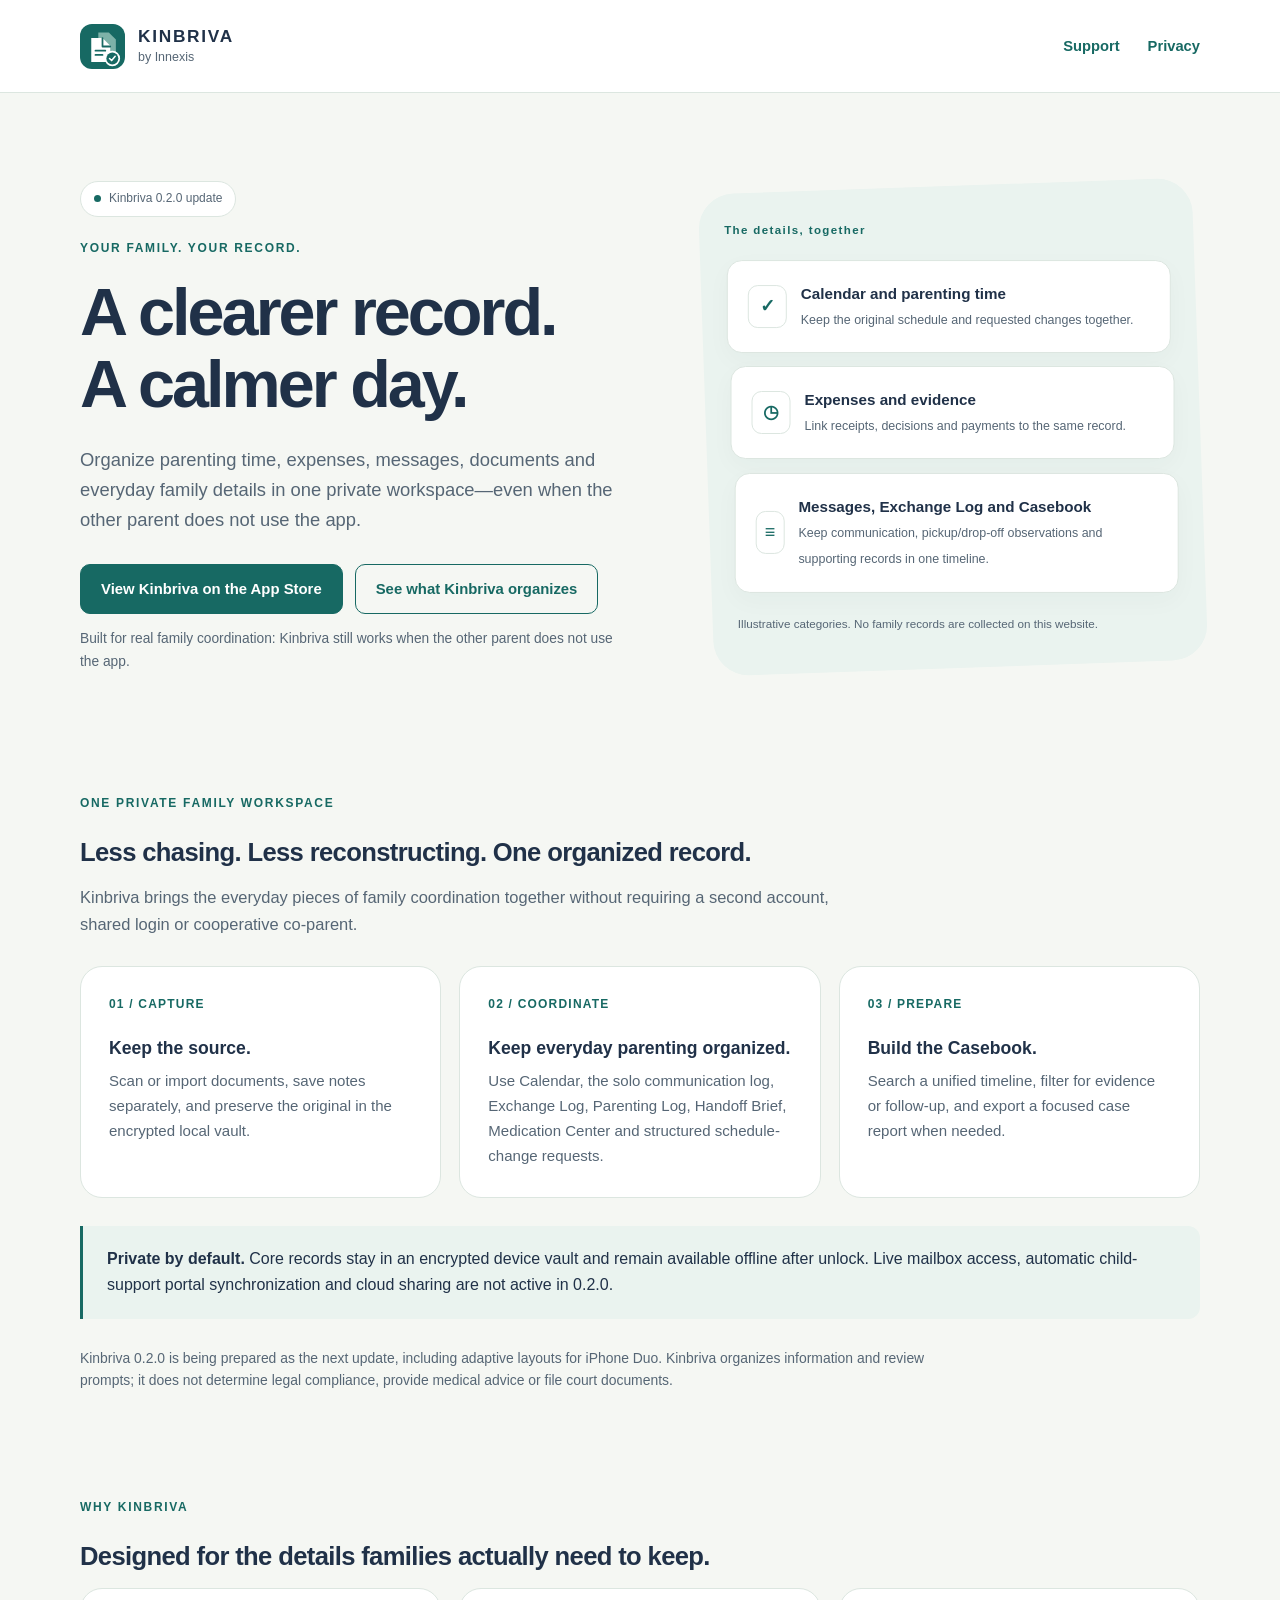
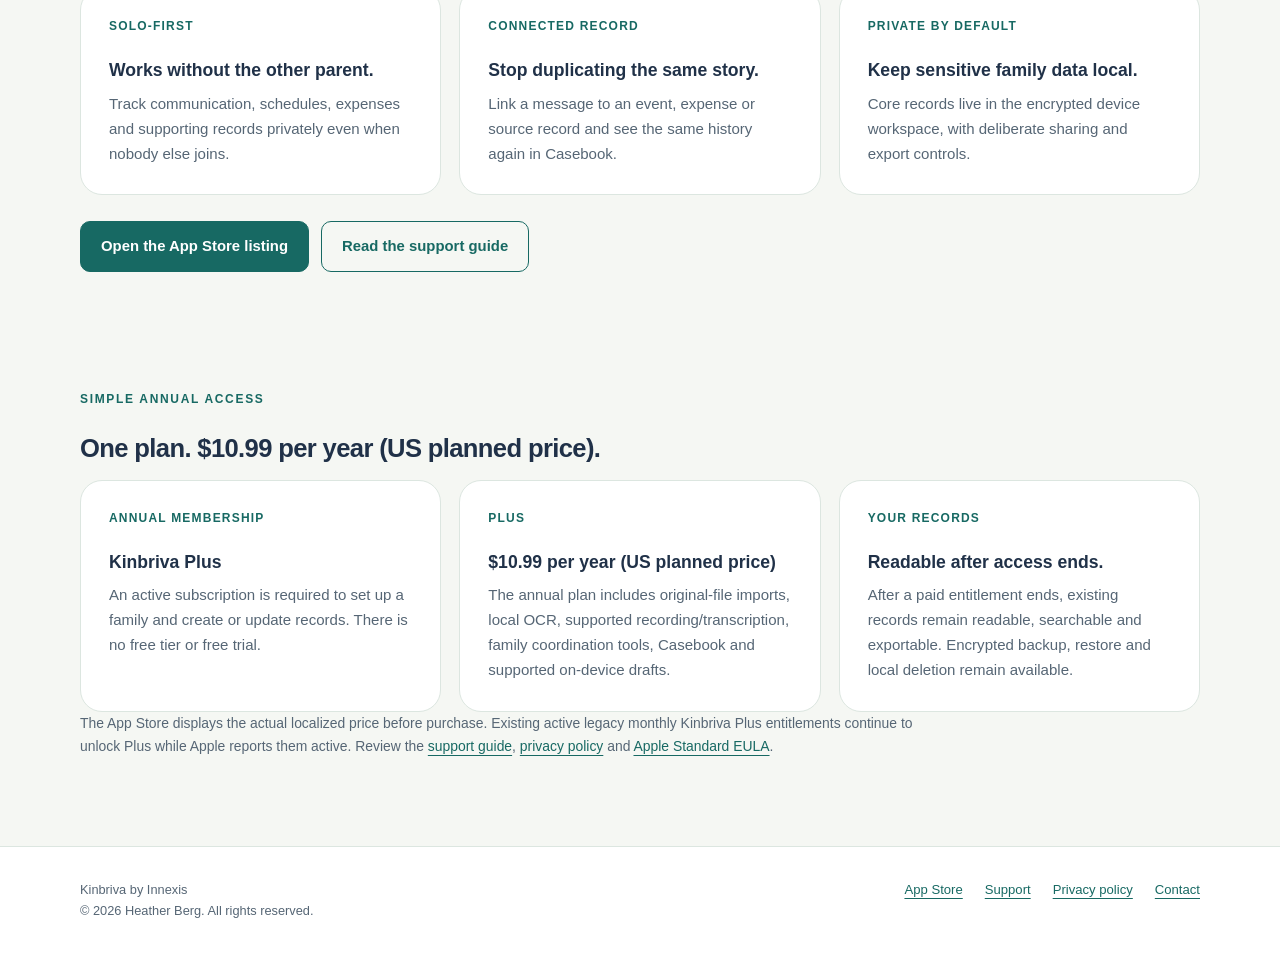
<file: index.html>
<!doctype html>
<html lang="en"><head><meta charset="utf-8"><meta http-equiv="Content-Security-Policy" content="default-src 'none'; style-src 'self'; img-src 'self'; font-src 'self'; base-uri 'none'; form-action 'none'; upgrade-insecure-requests"><meta name="viewport" content="width=device-width,initial-scale=1"><meta name="robots" content="index,follow,max-image-preview:large"><meta name="apple-itunes-app" content="app-id=6827794215"><meta name="description" content="Kinbriva is a private family record and co-parenting organizer for parenting time, communication, expenses, documents, exchange logs and case-ready exports—even when the other parent never joins."><meta property="og:title" content="Kinbriva · Your family record, your way"><meta property="og:description" content="Organize parenting time, messages, expenses, documents and evidence in one private iPhone and iPad workspace—even when the other parent never joins."><meta property="og:type" content="website"><meta property="og:url" content="https://hlberg1219.github.io/kinbriva-support/"><meta property="og:image" content="https://hlberg1219.github.io/kinbriva-support/app-icon.png"><meta name="twitter:card" content="summary"><meta name="twitter:title" content="Kinbriva · Your family record, your way"><meta name="twitter:description" content="Private family organization, communication records, parenting time, expenses and evidence in one place."><link rel="canonical" href="https://hlberg1219.github.io/kinbriva-support/"><meta name="theme-color" content="#176963"><title>Kinbriva by Innexis · A clearer family record</title><link rel="icon" href="brand.svg" type="image/svg+xml"><link rel="stylesheet" href="styles.css"></head>
<body><a class="skip" href="#main">Skip to content</a><header class="site-header"><div class="wrap header-inner"><a class="brand" href="./" aria-label="Kinbriva home"><img class="brand-icon" src="brand.svg" alt="" width="45" height="45"><span><strong>KINBRIVA</strong><small>by Innexis</small></span></a><nav class="site-nav" aria-label="Main"><a href="support/">Support</a><a href="privacy/">Privacy</a></nav></div></header>
<main id="main"><div class="wrap"><section class="hero" aria-labelledby="hero-title"><div><span class="pill">Kinbriva 0.2.0 update</span><p class="eyebrow">Your family. Your record.</p><h1 id="hero-title">A clearer record.<br>A calmer day.</h1><p class="intro">Organize parenting time, expenses, messages, documents and everyday family details in one private workspace—even when the other parent does not use the app.</p><div class="actions"><a class="button primary" href="https://apps.apple.com/app/id6827794215" rel="noopener">View Kinbriva on the App Store</a><a class="button secondary" href="#features">See what Kinbriva organizes</a></div><p class="cta-note">Built for real family coordination: Kinbriva still works when the other parent does not use the app.</p></div><div class="record-stack" aria-label="Illustrative record categories"><p class="record-stack-label">The details, together</p><div class="sample-record"><span class="badge" aria-hidden="true">✓</span><span><strong>Calendar and parenting time</strong><small>Keep the original schedule and requested changes together.</small></span></div><div class="sample-record"><span class="badge" aria-hidden="true">◷</span><span><strong>Expenses and evidence</strong><small>Link receipts, decisions and payments to the same record.</small></span></div><div class="sample-record"><span class="badge" aria-hidden="true">≡</span><span><strong>Messages, Exchange Log and Casebook</strong><small>Keep communication, pickup/drop-off observations and supporting records in one timeline.</small></span></div><p class="sample-note">Illustrative categories. No family records are collected on this website.</p></div></section>
<section class="section" aria-labelledby="features"><p class="eyebrow section-label">One private family workspace</p><h2 id="features">Less chasing. Less reconstructing. One organized record.</h2><p class="section-intro">Kinbriva brings the everyday pieces of family coordination together without requiring a second account, shared login or cooperative co-parent.</p><div class="feature-grid"><article class="card"><span class="number">01 / CAPTURE</span><h3>Keep the source.</h3><p>Scan or import documents, save notes separately, and preserve the original in the encrypted local vault.</p></article><article class="card"><span class="number">02 / COORDINATE</span><h3>Keep everyday parenting organized.</h3><p>Use Calendar, the solo communication log, Exchange Log, Parenting Log, Handoff Brief, Medication Center and structured schedule-change requests.</p></article><article class="card"><span class="number">03 / PREPARE</span><h3>Build the Casebook.</h3><p>Search a unified timeline, filter for evidence or follow-up, and export a focused case report when needed.</p></article></div><div class="notice"><p><strong>Private by default.</strong> Core records stay in an encrypted device vault and remain available offline after unlock. Live mailbox access, automatic child-support portal synchronization and cloud sharing are not active in 0.2.0.</p></div><p class="status-text">Kinbriva 0.2.0 is being prepared as the next update, including adaptive layouts for iPhone Duo. Kinbriva organizes information and review prompts; it does not determine legal compliance, provide medical advice or file court documents.</p></section>
<section class="section trust-section" aria-labelledby="why-kinbriva"><p class="eyebrow section-label">Why Kinbriva</p><h2 id="why-kinbriva">Designed for the details families actually need to keep.</h2><div class="feature-grid"><article class="card"><span class="number">SOLO-FIRST</span><h3>Works without the other parent.</h3><p>Track communication, schedules, expenses and supporting records privately even when nobody else joins.</p></article><article class="card"><span class="number">CONNECTED RECORD</span><h3>Stop duplicating the same story.</h3><p>Link a message to an event, expense or source record and see the same history again in Casebook.</p></article><article class="card"><span class="number">PRIVATE BY DEFAULT</span><h3>Keep sensitive family data local.</h3><p>Core records live in the encrypted device workspace, with deliberate sharing and export controls.</p></article></div><div class="actions section-actions"><a class="button primary" href="https://apps.apple.com/app/id6827794215" rel="noopener">Open the App Store listing</a><a class="button secondary" href="support/">Read the support guide</a></div></section>
<section class="section" aria-labelledby="pricing"><p class="eyebrow section-label">Simple annual access</p><h2 id="pricing">One plan. $10.99 per year (US planned price).</h2><div class="feature-grid"><article class="card"><span class="number">ANNUAL MEMBERSHIP</span><h3>Kinbriva Plus</h3><p>An active subscription is required to set up a family and create or update records. There is no free tier or free trial.</p></article><article class="card"><span class="number">PLUS</span><h3>$10.99 per year (US planned price)</h3><p>The annual plan includes original-file imports, local OCR, supported recording/transcription, family coordination tools, Casebook and supported on-device drafts.</p></article><article class="card"><span class="number">YOUR RECORDS</span><h3>Readable after access ends.</h3><p>After a paid entitlement ends, existing records remain readable, searchable and exportable. Encrypted backup, restore and local deletion remain available.</p></article></div><p class="status-text">The App Store displays the actual localized price before purchase. Existing active legacy monthly Kinbriva Plus entitlements continue to unlock Plus while Apple reports them active. Review the <a href="support/">support guide</a>, <a href="privacy/">privacy policy</a> and <a href="https://www.apple.com/legal/internet-services/itunes/dev/stdeula/">Apple Standard EULA</a>.</p></section></div></main>
<footer class="site-footer"><div class="wrap footer-inner"><p>Kinbriva by Innexis<br>© 2026 Heather Berg. All rights reserved.</p><nav class="footer-links" aria-label="Footer"><a href="https://apps.apple.com/app/id6827794215" rel="noopener">App Store</a><a href="support/">Support</a><a href="privacy/">Privacy policy</a><a href="mailto:heather.knapp83@gmail.com?subject=Kinbriva%20support">Contact</a></nav></div></footer></body></html>
</file>
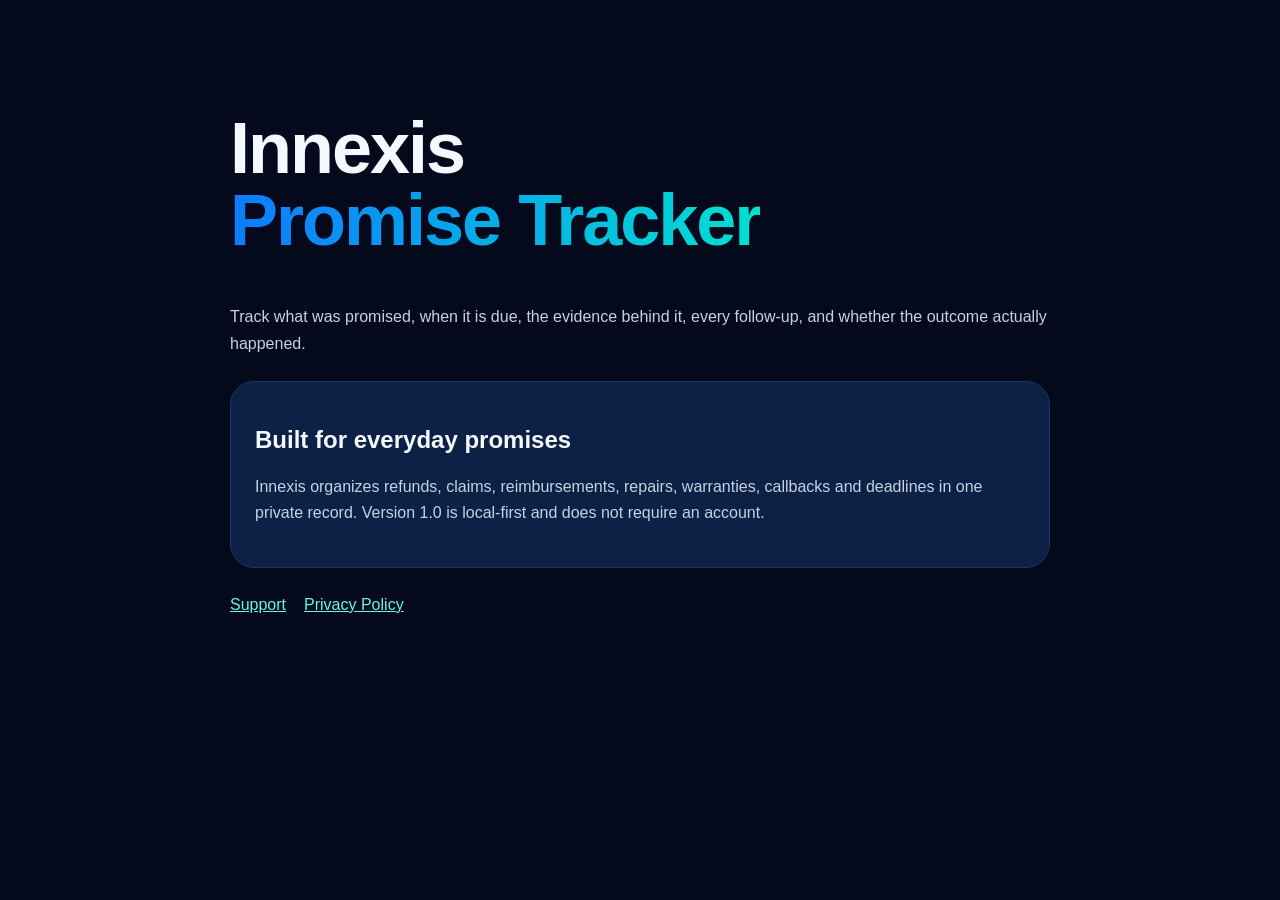
<file: innexis/index.html>
<!doctype html><html lang="en"><head><meta charset="utf-8"><meta name="viewport" content="width=device-width,initial-scale=1"><title>Innexis — Promise Tracker</title><meta name="description" content="Innexis helps track refunds, claims, repairs, reimbursements, deadlines, evidence and verified outcomes."><style>body{margin:0;background:#05091c;color:#f4f8ff;font-family:-apple-system,BlinkMacSystemFont,"Segoe UI",sans-serif}main{max-width:820px;margin:auto;padding:64px 24px}h1{font-size:clamp(42px,8vw,72px);line-height:1;letter-spacing:-2px}.a{background:linear-gradient(90deg,#0d7bff,#00e0d1);-webkit-background-clip:text;color:transparent}.card{background:#0d2146;border:1px solid #173664;border-radius:24px;padding:24px;margin:24px 0}p{color:#c5d2e5;line-height:1.65}a{color:#64f7ea;margin-right:18px}</style><script type="application/ld+json">{"@context":"https://schema.org","@type":"SoftwareApplication","name":"Innexis","applicationCategory":"ProductivityApplication","operatingSystem":"iOS","description":"Track promises, refunds, claims, repairs, reimbursements, deadlines, evidence and verified outcomes."}</script></head><body><main><h1>Innexis<br><span class="a">Promise Tracker</span></h1><p>Track what was promised, when it is due, the evidence behind it, every follow-up, and whether the outcome actually happened.</p><div class="card"><h2>Built for everyday promises</h2><p>Innexis organizes refunds, claims, reimbursements, repairs, warranties, callbacks and deadlines in one private record. Version 1.0 is local-first and does not require an account.</p></div><p><a href="./support/">Support</a><a href="./privacy/">Privacy Policy</a></p></main></body></html>
</file>
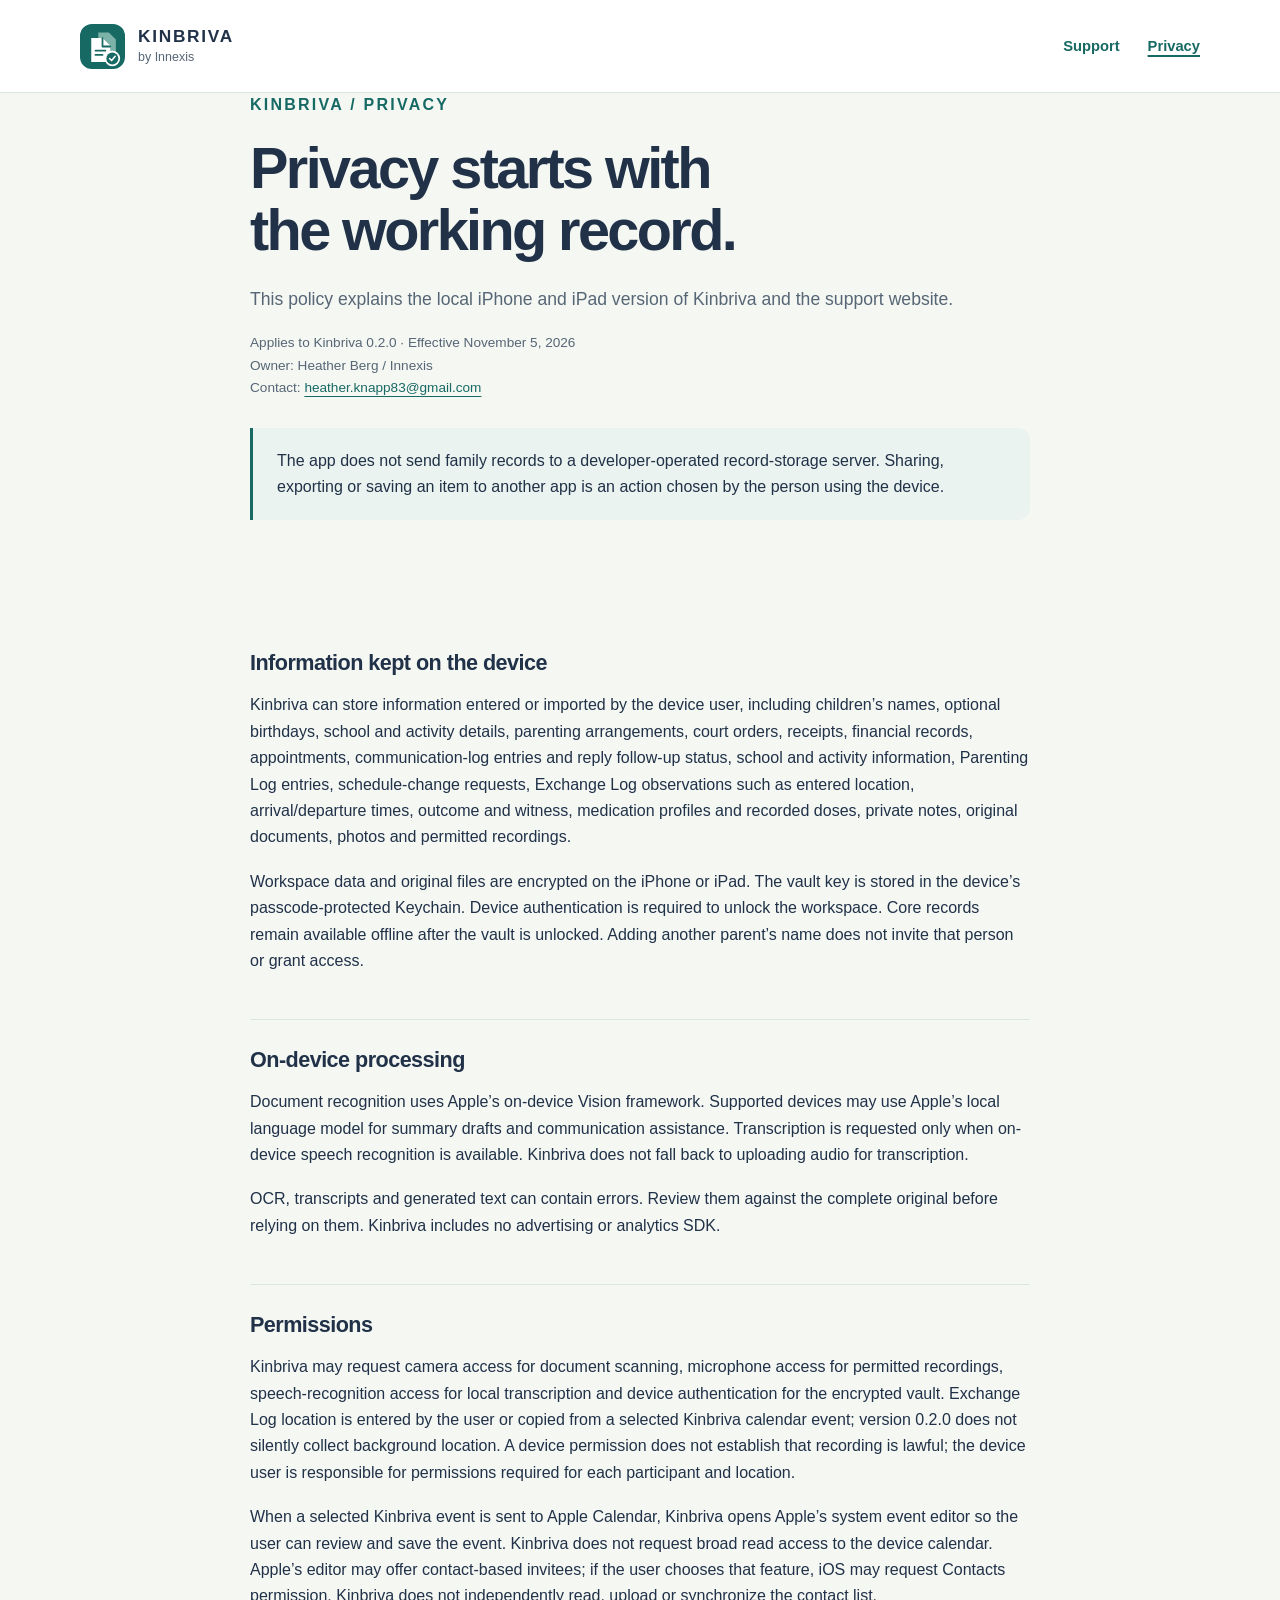
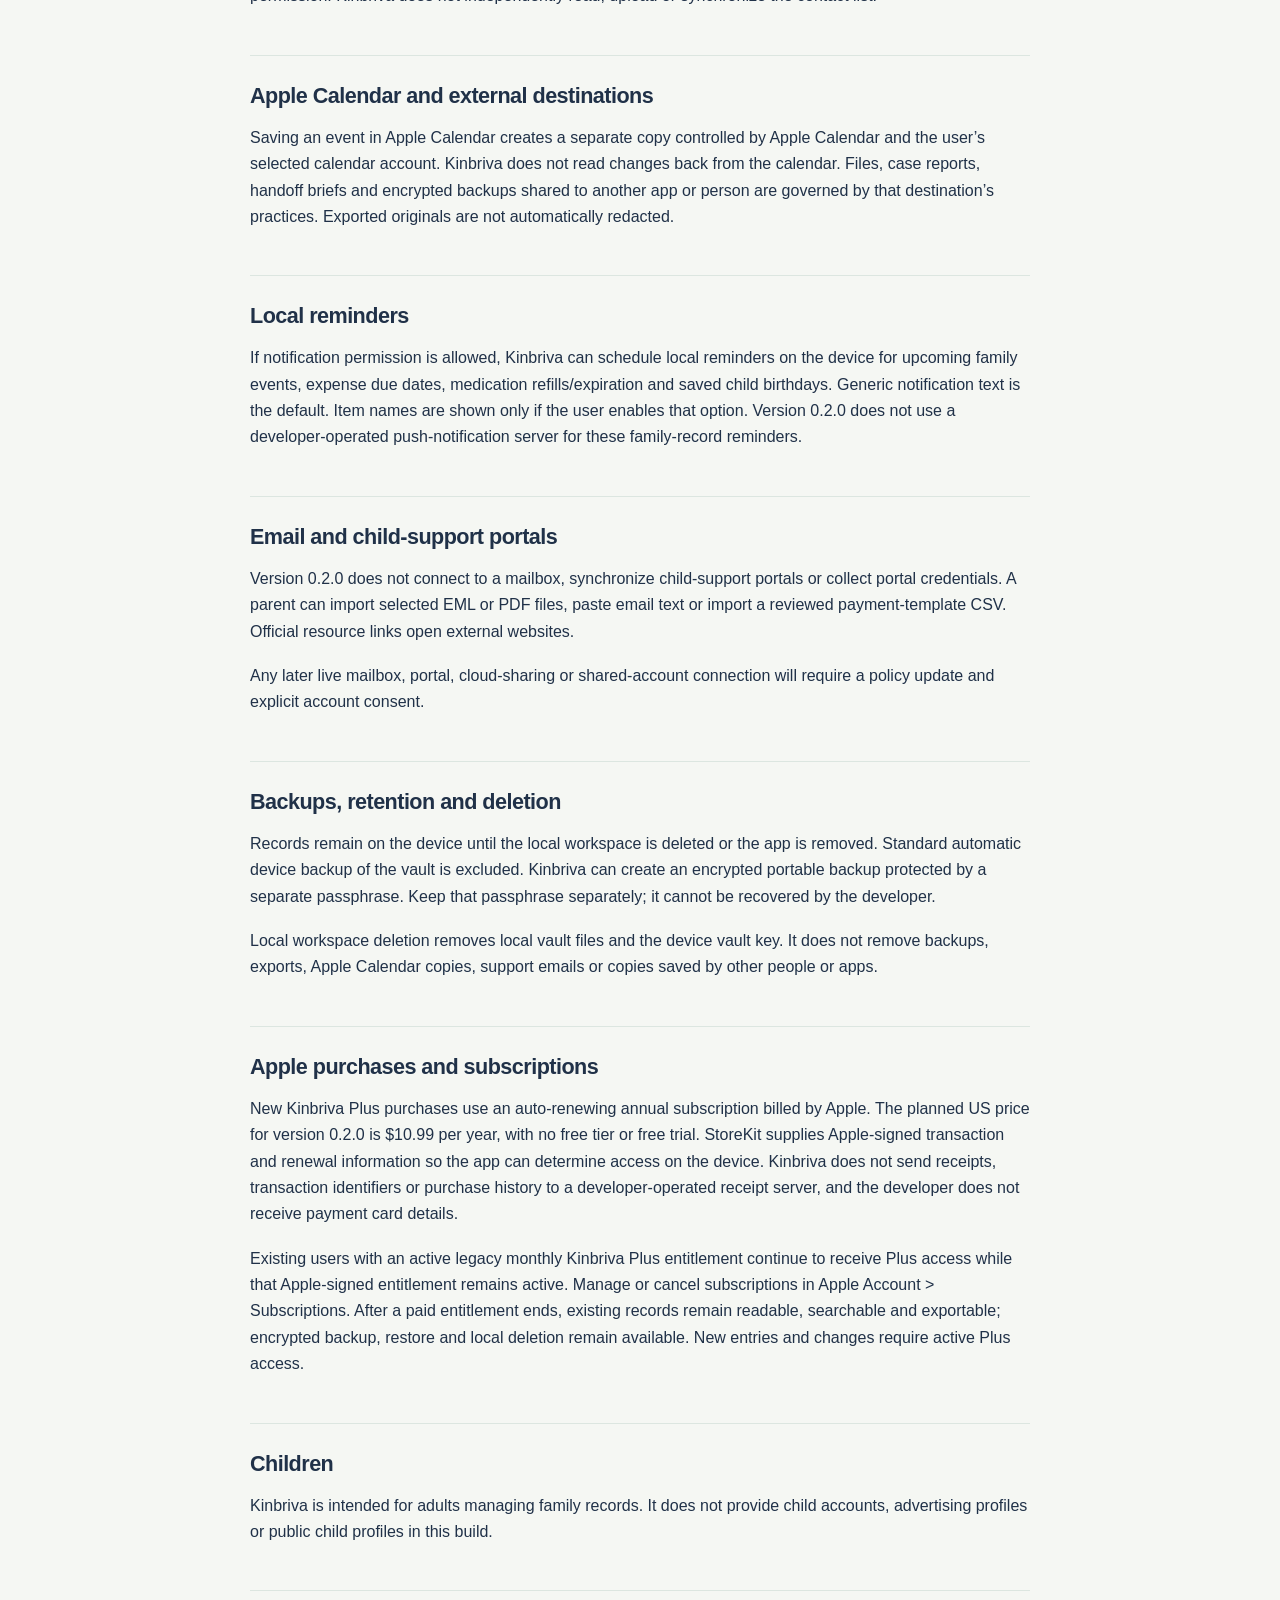
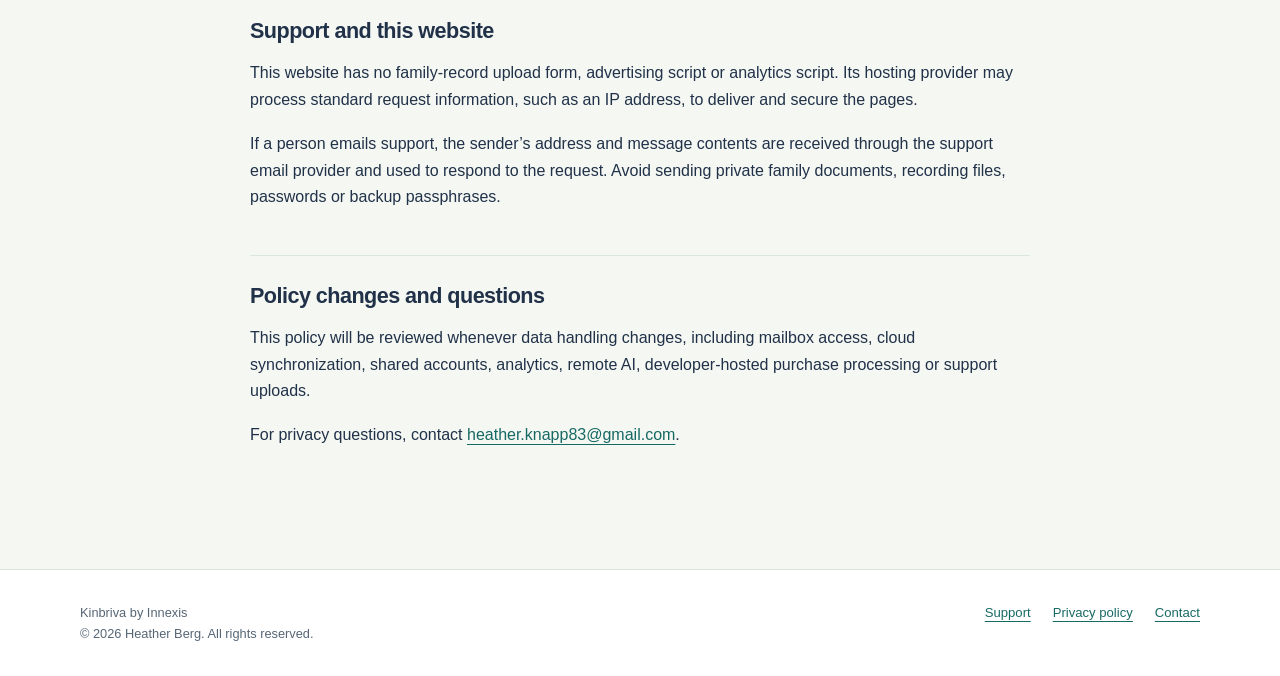
<file: privacy/index.html>
<!doctype html>
<html lang="en"><head><meta charset="utf-8"><meta http-equiv="Content-Security-Policy" content="default-src 'none'; style-src 'self'; img-src 'self'; font-src 'self'; base-uri 'none'; form-action 'none'; upgrade-insecure-requests"><meta name="viewport" content="width=device-width,initial-scale=1"><meta name="description" content="How Kinbriva handles local family records, device permissions, backups, exports and privacy requests."><meta name="theme-color" content="#176963"><title>Privacy policy · Kinbriva by Innexis</title><link rel="icon" href="../brand.svg" type="image/svg+xml"><link rel="stylesheet" href="../styles.css"></head>
<body><a class="skip" href="#main">Skip to content</a><header class="site-header"><div class="wrap header-inner"><a class="brand" href="../" aria-label="Kinbriva home"><img class="brand-icon" src="../brand.svg" alt="" width="45" height="45"><span><strong>KINBRIVA</strong><small>by Innexis</small></span></a><nav class="site-nav" aria-label="Main"><a href="../support/">Support</a><a href="../privacy/" aria-current="page">Privacy</a></nav></div></header>
<main id="main" class="wrap"><div class="page-top document"><p class="eyebrow">Kinbriva / Privacy</p><h1>Privacy starts with<br>the working record.</h1><p class="intro">This policy explains the local iPhone and iPad version of Kinbriva and the support website.</p><p class="meta">Applies to Kinbriva 0.2.0 · Effective November 5, 2026<br>Owner: Heather Berg / Innexis<br>Contact: <a class="content-link" href="mailto:heather.knapp83@gmail.com?subject=Kinbriva%20privacy">heather.knapp83@gmail.com</a></p><div class="notice"><p>The app does not send family records to a developer-operated record-storage server. Sharing, exporting or saving an item to another app is an action chosen by the person using the device.</p></div></div>
<article class="document" aria-label="Privacy policy">
<section><h2>Information kept on the device</h2><p>Kinbriva can store information entered or imported by the device user, including children’s names, optional birthdays, school and activity details, parenting arrangements, court orders, receipts, financial records, appointments, communication-log entries and reply follow-up status, school and activity information, Parenting Log entries, schedule-change requests, Exchange Log observations such as entered location, arrival/departure times, outcome and witness, medication profiles and recorded doses, private notes, original documents, photos and permitted recordings.</p><p>Workspace data and original files are encrypted on the iPhone or iPad. The vault key is stored in the device’s passcode-protected Keychain. Device authentication is required to unlock the workspace. Core records remain available offline after the vault is unlocked. Adding another parent’s name does not invite that person or grant access.</p></section>
<section><h2>On-device processing</h2><p>Document recognition uses Apple’s on-device Vision framework. Supported devices may use Apple’s local language model for summary drafts and communication assistance. Transcription is requested only when on-device speech recognition is available. Kinbriva does not fall back to uploading audio for transcription.</p><p>OCR, transcripts and generated text can contain errors. Review them against the complete original before relying on them. Kinbriva includes no advertising or analytics SDK.</p></section>
<section><h2>Permissions</h2><p>Kinbriva may request camera access for document scanning, microphone access for permitted recordings, speech-recognition access for local transcription and device authentication for the encrypted vault. Exchange Log location is entered by the user or copied from a selected Kinbriva calendar event; version 0.2.0 does not silently collect background location. A device permission does not establish that recording is lawful; the device user is responsible for permissions required for each participant and location.</p><p>When a selected Kinbriva event is sent to Apple Calendar, Kinbriva opens Apple’s system event editor so the user can review and save the event. Kinbriva does not request broad read access to the device calendar. Apple’s editor may offer contact-based invitees; if the user chooses that feature, iOS may request Contacts permission. Kinbriva does not independently read, upload or synchronize the contact list.</p></section>
<section><h2>Apple Calendar and external destinations</h2><p>Saving an event in Apple Calendar creates a separate copy controlled by Apple Calendar and the user’s selected calendar account. Kinbriva does not read changes back from the calendar. Files, case reports, handoff briefs and encrypted backups shared to another app or person are governed by that destination’s practices. Exported originals are not automatically redacted.</p></section>
<section><h2>Local reminders</h2><p>If notification permission is allowed, Kinbriva can schedule local reminders on the device for upcoming family events, expense due dates, medication refills/expiration and saved child birthdays. Generic notification text is the default. Item names are shown only if the user enables that option. Version 0.2.0 does not use a developer-operated push-notification server for these family-record reminders.</p></section>
<section><h2>Email and child-support portals</h2><p>Version 0.2.0 does not connect to a mailbox, synchronize child-support portals or collect portal credentials. A parent can import selected EML or PDF files, paste email text or import a reviewed payment-template CSV. Official resource links open external websites.</p><p>Any later live mailbox, portal, cloud-sharing or shared-account connection will require a policy update and explicit account consent.</p></section>
<section><h2>Backups, retention and deletion</h2><p>Records remain on the device until the local workspace is deleted or the app is removed. Standard automatic device backup of the vault is excluded. Kinbriva can create an encrypted portable backup protected by a separate passphrase. Keep that passphrase separately; it cannot be recovered by the developer.</p><p>Local workspace deletion removes local vault files and the device vault key. It does not remove backups, exports, Apple Calendar copies, support emails or copies saved by other people or apps.</p></section>
<section><h2>Apple purchases and subscriptions</h2><p>New Kinbriva Plus purchases use an auto-renewing annual subscription billed by Apple. The planned US price for version 0.2.0 is $10.99 per year, with no free tier or free trial. StoreKit supplies Apple-signed transaction and renewal information so the app can determine access on the device. Kinbriva does not send receipts, transaction identifiers or purchase history to a developer-operated receipt server, and the developer does not receive payment card details.</p><p>Existing users with an active legacy monthly Kinbriva Plus entitlement continue to receive Plus access while that Apple-signed entitlement remains active. Manage or cancel subscriptions in Apple Account &gt; Subscriptions. After a paid entitlement ends, existing records remain readable, searchable and exportable; encrypted backup, restore and local deletion remain available. New entries and changes require active Plus access.</p></section>
<section><h2>Children</h2><p>Kinbriva is intended for adults managing family records. It does not provide child accounts, advertising profiles or public child profiles in this build.</p></section>
<section><h2>Support and this website</h2><p>This website has no family-record upload form, advertising script or analytics script. Its hosting provider may process standard request information, such as an IP address, to deliver and secure the pages.</p><p>If a person emails support, the sender’s address and message contents are received through the support email provider and used to respond to the request. Avoid sending private family documents, recording files, passwords or backup passphrases.</p></section>
<section><h2>Policy changes and questions</h2><p>This policy will be reviewed whenever data handling changes, including mailbox access, cloud synchronization, shared accounts, analytics, remote AI, developer-hosted purchase processing or support uploads.</p><p>For privacy questions, contact <a class="content-link" href="mailto:heather.knapp83@gmail.com?subject=Kinbriva%20privacy">heather.knapp83@gmail.com</a>.</p></section>
</article></main>
<footer class="site-footer"><div class="wrap footer-inner"><p>Kinbriva by Innexis<br>© 2026 Heather Berg. All rights reserved.</p><nav class="footer-links" aria-label="Footer"><a href="../support/">Support</a><a href="../privacy/" aria-current="page">Privacy policy</a><a href="mailto:heather.knapp83@gmail.com?subject=Kinbriva%20support">Contact</a></nav></div></footer></body></html>
</file>
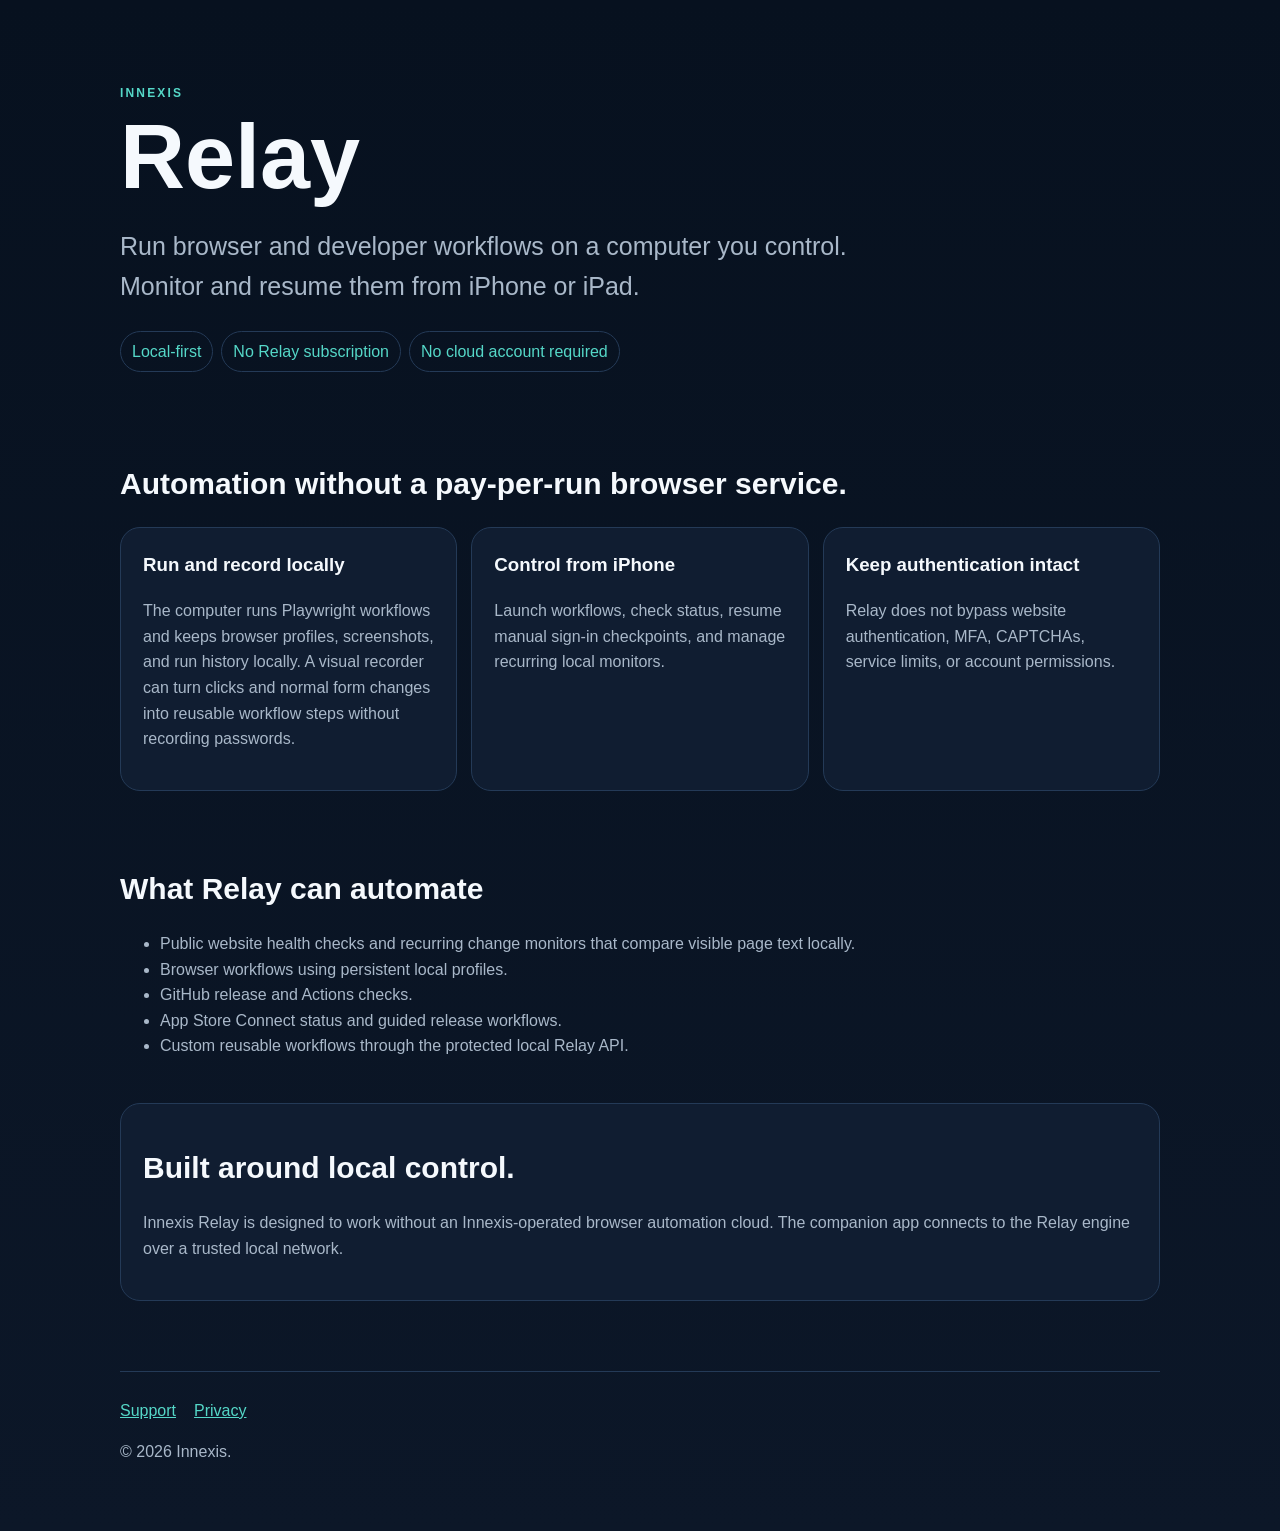
<file: relay/index.html>
<!doctype html>
<html lang="en">
<head>
  <meta charset="utf-8">
  <meta name="viewport" content="width=device-width,initial-scale=1">
  <meta name="robots" content="index,follow">
  <meta name="description" content="Innexis Relay is a local-first automation controller for browser, developer, and release workflows running on a computer you control.">
  <link rel="canonical" href="https://hlberg1219.github.io/kinbriva-support/relay/">
  <title>Innexis Relay · Local automation control</title>
  <link rel="stylesheet" href="styles.css">
</head>
<body>
<header class="shell hero">
  <p class="eyebrow">INNEXIS</p>
  <h1>Relay</h1>
  <p class="lede">Run browser and developer workflows on a computer you control. Monitor and resume them from iPhone or iPad.</p>
  <div class="badges"><span>Local-first</span><span>No Relay subscription</span><span>No cloud account required</span></div>
</header>
<main class="shell">
  <section>
    <h2>Automation without a pay-per-run browser service.</h2>
    <div class="grid">
      <article><h3>Run and record locally</h3><p>The computer runs Playwright workflows and keeps browser profiles, screenshots, and run history locally. A visual recorder can turn clicks and normal form changes into reusable workflow steps without recording passwords.</p></article>
      <article><h3>Control from iPhone</h3><p>Launch workflows, check status, resume manual sign-in checkpoints, and manage recurring local monitors.</p></article>
      <article><h3>Keep authentication intact</h3><p>Relay does not bypass website authentication, MFA, CAPTCHAs, service limits, or account permissions.</p></article>
    </div>
  </section>
  <section>
    <h2>What Relay can automate</h2>
    <ul>
      <li>Public website health checks and recurring change monitors that compare visible page text locally.</li>
      <li>Browser workflows using persistent local profiles.</li>
      <li>GitHub release and Actions checks.</li>
      <li>App Store Connect status and guided release workflows.</li>
      <li>Custom reusable workflows through the protected local Relay API.</li>
    </ul>
  </section>
  <section class="callout">
    <h2>Built around local control.</h2>
    <p>Innexis Relay is designed to work without an Innexis-operated browser automation cloud. The companion app connects to the Relay engine over a trusted local network.</p>
  </section>
</main>
<footer class="shell"><nav><a href="support/">Support</a><a href="privacy/">Privacy</a></nav><p>© 2026 Innexis.</p></footer>
</body>
</html>
</file>
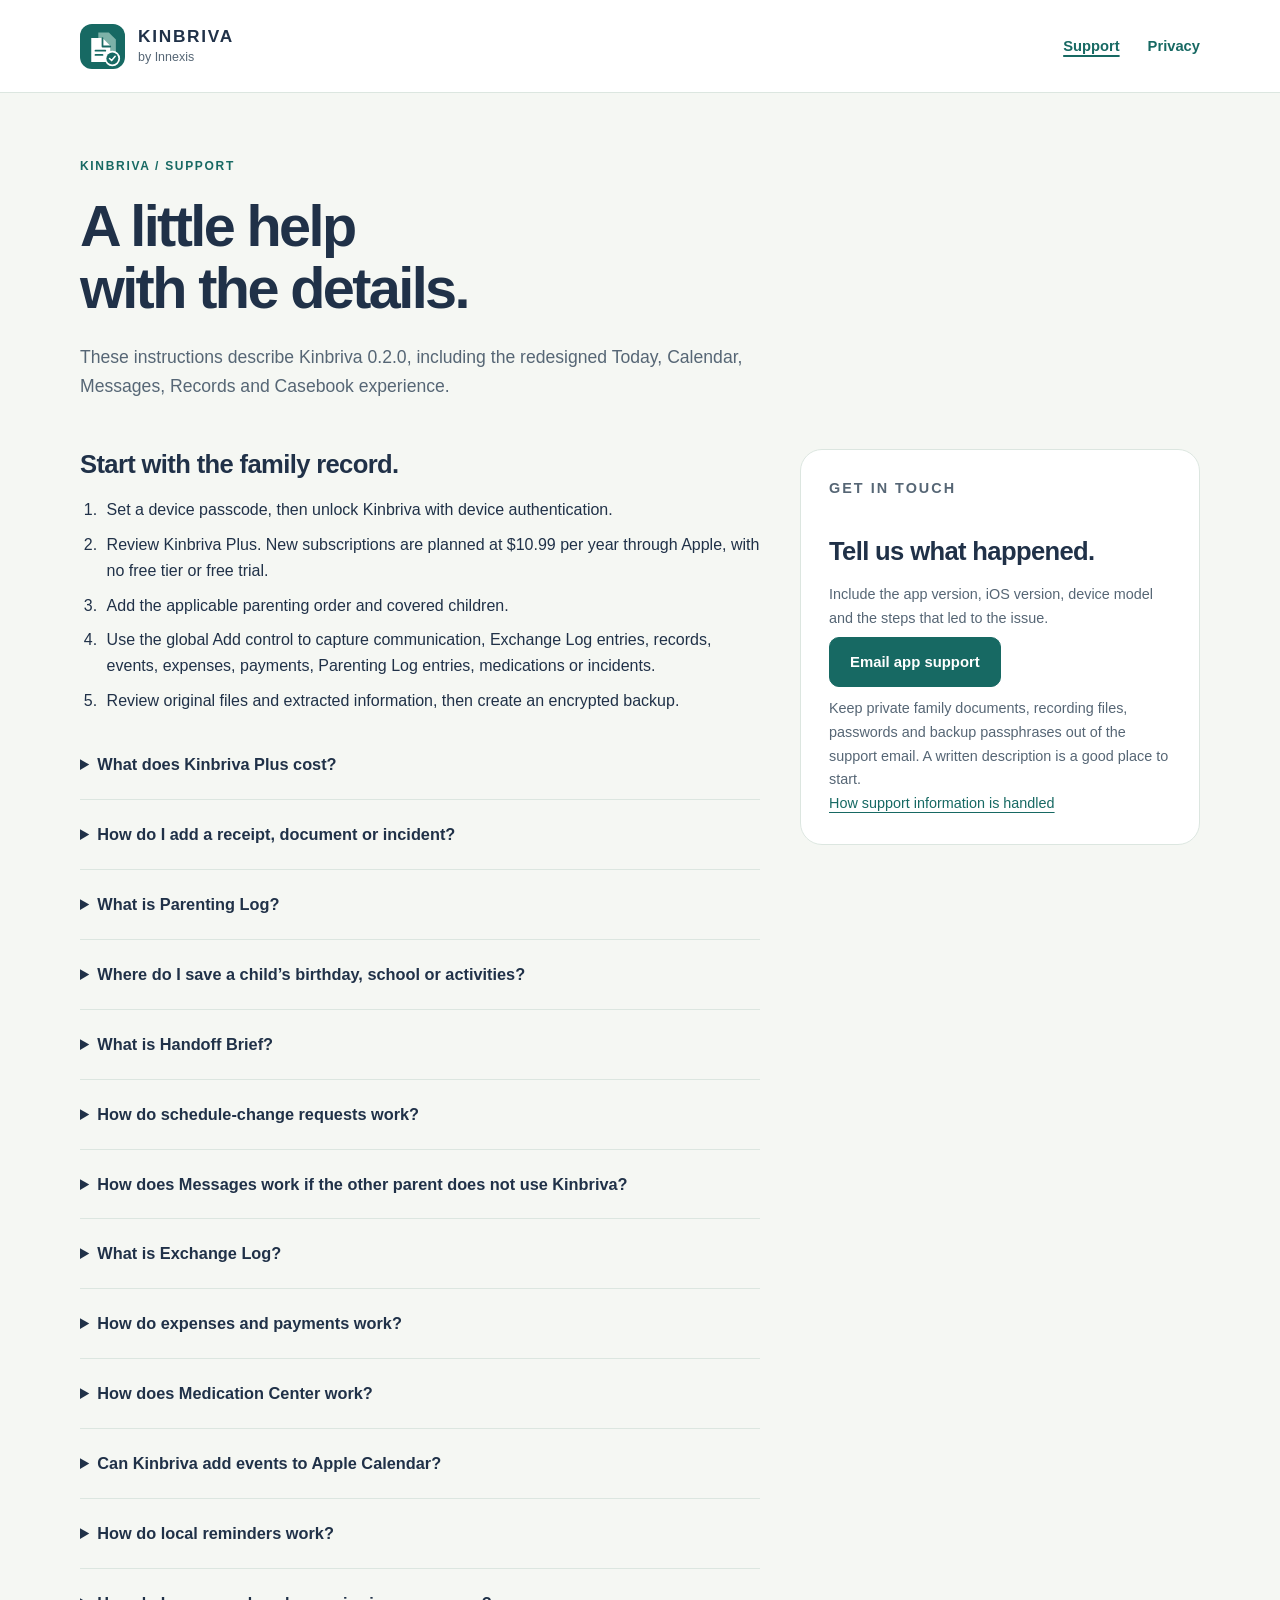
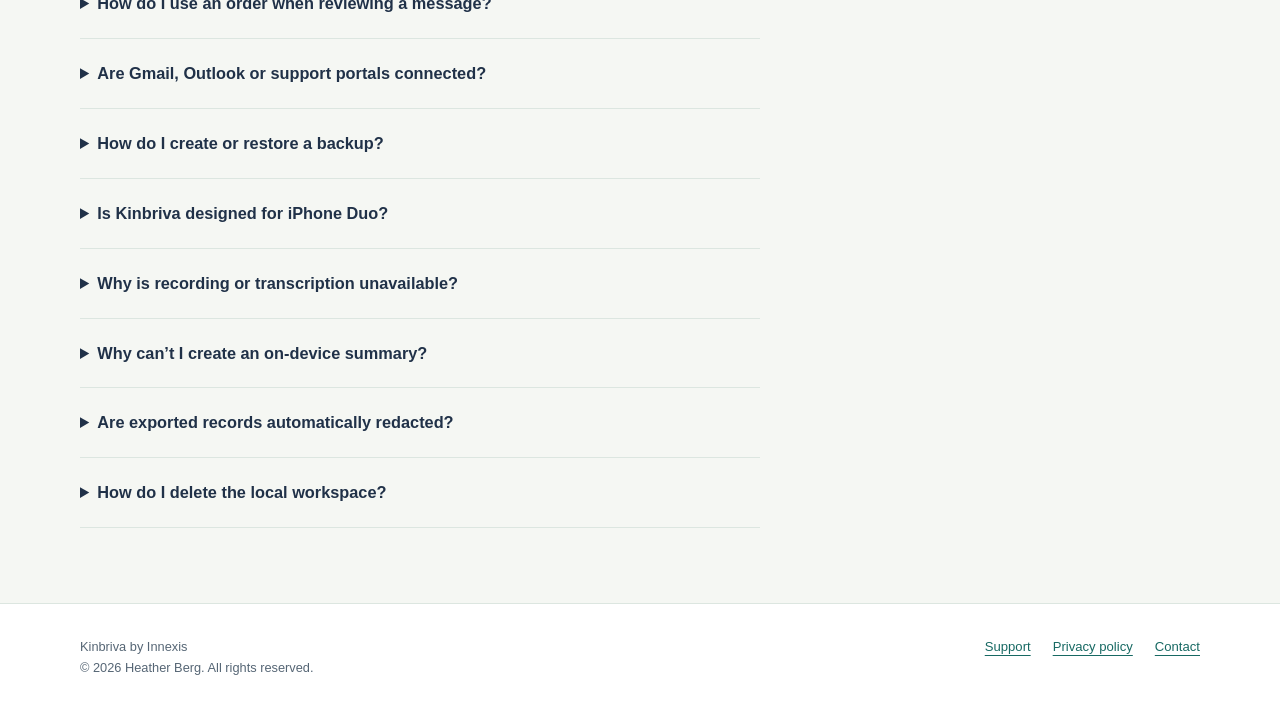
<file: support/index.html>
<!doctype html>
<html lang="en"><head><meta charset="utf-8"><meta http-equiv="Content-Security-Policy" content="default-src 'none'; style-src 'self'; img-src 'self'; font-src 'self'; base-uri 'none'; form-action 'none'; upgrade-insecure-requests"><meta name="viewport" content="width=device-width,initial-scale=1"><meta name="description" content="Kinbriva support for family setup, communication logs, exchange logs, parenting logs, expenses, medications, backups and case reports."><meta name="theme-color" content="#176963"><title>App support · Kinbriva by Innexis</title><link rel="icon" href="../brand.svg" type="image/svg+xml"><link rel="stylesheet" href="../styles.css"></head>
<body><a class="skip" href="#main">Skip to content</a><header class="site-header"><div class="wrap header-inner"><a class="brand" href="../" aria-label="Kinbriva home"><img class="brand-icon" src="../brand.svg" alt="" width="45" height="45"><span><strong>KINBRIVA</strong><small>by Innexis</small></span></a><nav class="site-nav" aria-label="Main"><a href="../support/" aria-current="page">Support</a><a href="../privacy/">Privacy</a></nav></div></header>
<main id="main" class="wrap"><div class="page-top"><p class="eyebrow">Kinbriva / Support</p><h1>A little help<br>with the details.</h1><p class="intro">These instructions describe Kinbriva 0.2.0, including the redesigned Today, Calendar, Messages, Records and Casebook experience.</p></div><div class="support-layout"><div>
<h2>Start with the family record.</h2><ol><li>Set a device passcode, then unlock Kinbriva with device authentication.</li><li>Review Kinbriva Plus. New subscriptions are planned at $10.99 per year through Apple, with no free tier or free trial.</li><li>Add the applicable parenting order and covered children.</li><li>Use the global Add control to capture communication, Exchange Log entries, records, events, expenses, payments, Parenting Log entries, medications or incidents.</li><li>Review original files and extracted information, then create an encrypted backup.</li></ol>
<details><summary>What does Kinbriva Plus cost?</summary><p>Version 0.2.0 is configured for a $10.99/year US auto-renewing subscription through Apple. The localized App Store price shown in the app controls the actual purchase. Existing active legacy monthly subscriptions continue to unlock Plus while Apple reports that entitlement as active.</p></details>
<details><summary>How do I add a receipt, document or incident?</summary><p>Use Add from any primary tab. Choose Receipt, Incident, Document or other record, then select the parenting order, child, type and event date. Imported originals are encrypted in the local vault. Files are limited to 25 MB and PDF imports to 100 pages.</p></details>
<details><summary>What is Parenting Log?</summary><p>Parenting Log stores day-to-day information such as medication, meals, sleep, mood, health, school, activities, behavior, packing and private notes. Entries remain private until deliberately shared or included in an export.</p></details>
<details><summary>Where do I save a child’s birthday, school or activities?</summary><p>Open Casebook, choose Family settings and advanced tools, then Parenting orders and children. Open the child under Children to view Child Details. Editing requires active Kinbriva Plus, while existing details remain readable after access ends. Saved birthdays can appear on Today and use optional local reminders.</p></details>
<details><summary>What is Handoff Brief?</summary><p>Handoff Brief prepares a reviewable summary from the latest Parenting Log information and upcoming calendar items. Review the preview before sharing. Creating a brief does not automatically send anything to another parent.</p></details>
<details><summary>How do schedule-change requests work?</summary><p>Open Calendar and choose Request schedule change on an event. Kinbriva preserves the original event and stores the requested dates, reason, response, timestamp and outcome separately. Recording an outcome does not send a message automatically.</p></details>
<details><summary>How does Messages work if the other parent does not use Kinbriva?</summary><p>Messages is a solo-first private communication log. Record received, sent or draft communication, mark received items that need a reply, search the history and link an entry to source evidence, a calendar event or an expense. Saving another parent’s name does not invite that person or grant access. Kinbriva does not automatically send a communication.</p></details>
<details><summary>What is Exchange Log?</summary><p>Exchange Log records what was observed at a pickup or drop-off, including the effective planned time, actual arrival and optional departure, entered location, outcome, witness, factual notes and linked evidence. If a schedule change was accepted, the log preserves the approved effective time while retaining the original calendar event. Version 0.2.0 does not silently record audio, video or background location.</p></details>
<details><summary>How do expenses and payments work?</summary><p>Expenses can include payee/provider, split percentage, recurring status, third-party payment context, supporting records and requested, accepted, declined, disputed or paid status. Decision or rejection notes remain linked to the original expense. Payments can be partial; Kinbriva does not replace an agency-certified balance.</p></details>
<details><summary>How does Medication Center work?</summary><p>Medication Center stores the medication name, dosage, label or clinician instructions, prescriber, pharmacy, refill and expiration dates, active/archive status and recorded dose history. It is a recordkeeping tool and does not recommend a dose or replace the prescribing clinician or medication label.</p></details>
<details><summary>Can Kinbriva add events to Apple Calendar?</summary><p>Yes. Choose Add to Apple Calendar from a Kinbriva event. Apple’s system event editor opens so you can review and save the event. Kinbriva does not request broad read access to the device calendar or synchronize changes back from Calendar.</p></details>
<details><summary>How do local reminders work?</summary><p>If notification permission is allowed, Kinbriva can schedule on-device reminders for upcoming family events, expense due dates, medication refills/expiration and saved child birthdays. Generic lock-screen text is the default; item names appear only if that option is enabled in Kinbriva Notifications settings. Version 0.2.0 does not use a developer push-notification server for these family-record reminders.</p></details>
<details><summary>How do I use an order when reviewing a message?</summary><p>Import the complete order under Records and verify extracted pages against the original. From Casebook, open Family settings and advanced tools, then Confirmed order clauses. Save only a reviewed exact quotation. Message assistance produces an editable draft and does not determine legal compliance or send a message automatically.</p></details>
<details><summary>Are Gmail, Outlook or support portals connected?</summary><p>No live mailbox search or automatic child-support portal synchronization is active in version 0.2.0. Import selected emails or reviewed payment files and use official agency links to download statements. Kinbriva does not request a child-support portal password.</p></details>
<details><summary>How do I create or restore a backup?</summary><p>From Casebook, open Family settings and advanced tools, then Encrypted backup and restore. Protect the backup with a separate passphrase of at least 12 characters and keep the passphrase somewhere safe. Restore is available only in an empty workspace.</p></details>
<details><summary>Is Kinbriva designed for iPhone Duo?</summary><p>Version 0.2.0 uses adaptive SwiftUI navigation and compact/regular size-class layouts. The outer display uses the compact phone layout and the inner display can use a wider two-column Today view. Final release validation includes open, closed, portrait, landscape, book-style, tabletop and Split View checks in Xcode Device Hub.</p></details>
<details><summary>Why is recording or transcription unavailable?</summary><p>Recording requires active Plus access, microphone permission and confirmation that required recording permissions have been obtained. Transcription also requires available on-device speech recognition. Kinbriva does not upload audio as a fallback.</p></details>
<details><summary>Why can’t I create an on-device summary?</summary><p>Summary and reply drafts require active Plus access, supported Apple Intelligence hardware and an available on-device model. Manual records and document OCR remain available without the language model. Review every generated statement against the source.</p></details>
<details><summary>Are exported records automatically redacted?</summary><p>No. Initials apply only to profile labels. Names and private information may remain in titles, quotations, notes and original files. Review the case report and every attachment before sharing.</p></details>
<details><summary>How do I delete the local workspace?</summary><p>From Family settings and advanced tools, open Delete local workspace. Local deletion cannot be undone without a usable backup and does not remove exports, backups, Apple Calendar copies or other people’s copies saved elsewhere.</p></details>
</div><aside class="card support-aside" aria-labelledby="contact-title"><p class="eyebrow">Get in touch</p><h2 id="contact-title">Tell us what happened.</h2><p>Include the app version, iOS version, device model and the steps that led to the issue.</p><a class="button primary" href="mailto:heather.knapp83@gmail.com?subject=Kinbriva%20support">Email app support</a><p class="muted">Keep private family documents, recording files, passwords and backup passphrases out of the support email. A written description is a good place to start.</p><p><a href="../privacy/">How support information is handled</a></p></aside></div></main>
<footer class="site-footer"><div class="wrap footer-inner"><p>Kinbriva by Innexis<br>© 2026 Heather Berg. All rights reserved.</p><nav class="footer-links" aria-label="Footer"><a href="../support/" aria-current="page">Support</a><a href="../privacy/">Privacy policy</a><a href="mailto:heather.knapp83@gmail.com?subject=Kinbriva%20support">Contact</a></nav></div></footer></body></html>
</file>
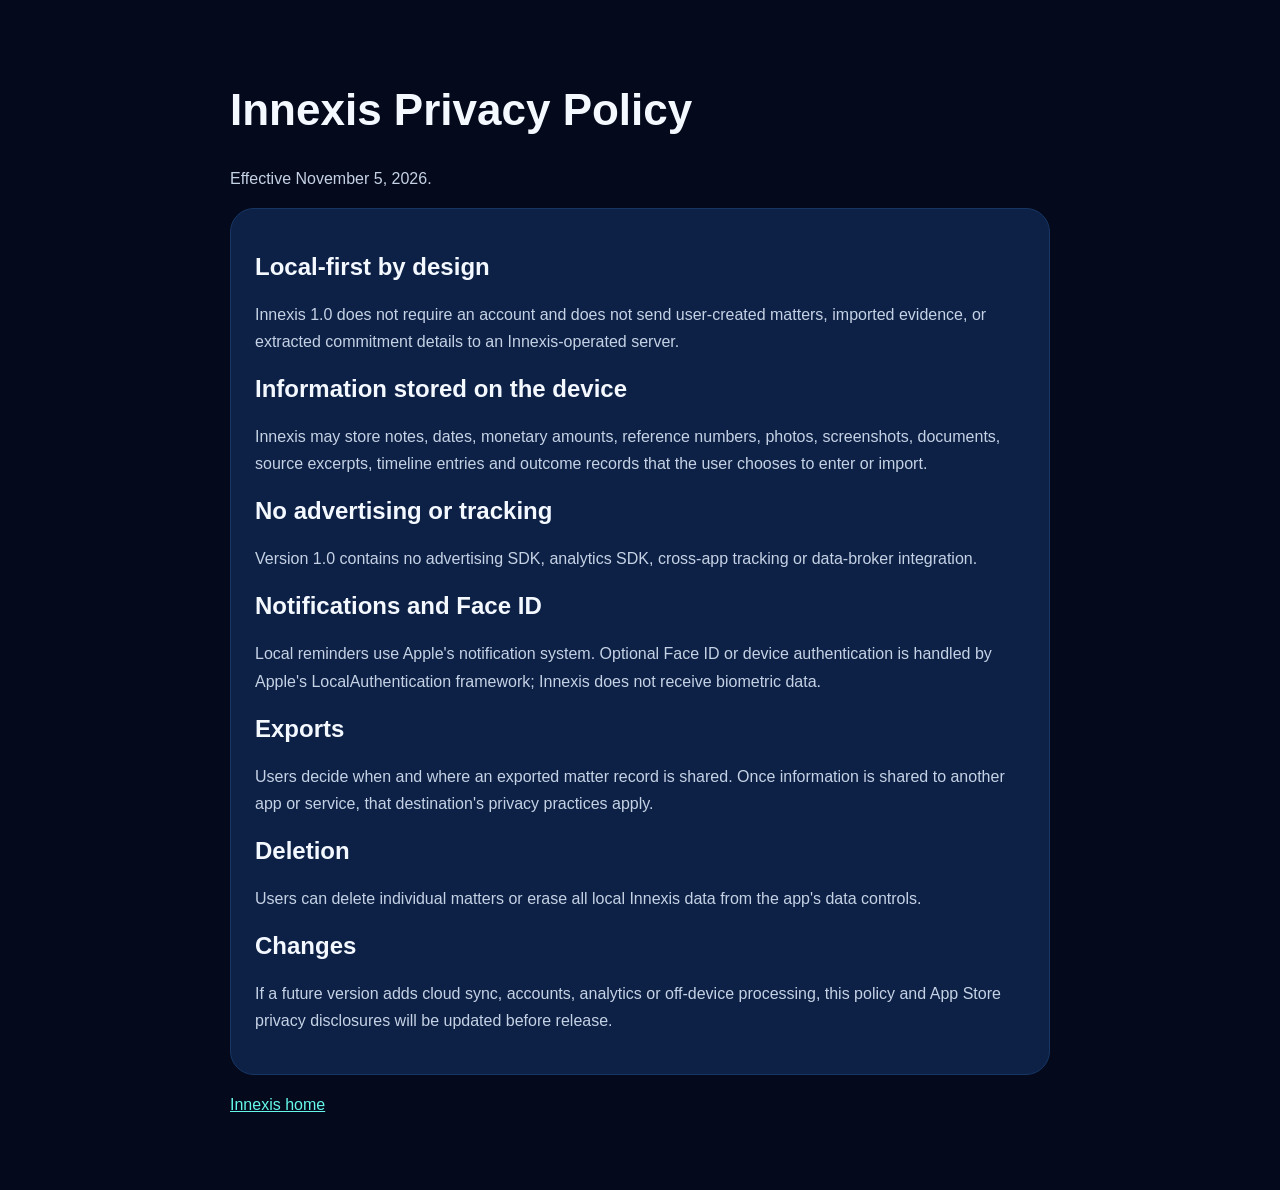
<file: innexis/privacy/index.html>
<!doctype html><html lang="en"><head><meta charset="utf-8"><meta name="viewport" content="width=device-width,initial-scale=1"><title>Innexis Privacy Policy</title><style>body{margin:0;background:#05091c;color:#f4f8ff;font-family:-apple-system,BlinkMacSystemFont,"Segoe UI",sans-serif}main{max-width:820px;margin:auto;padding:56px 24px}.card{background:#0d2146;border:1px solid #173664;border-radius:24px;padding:24px}p{color:#c5d2e5;line-height:1.7}a{color:#64f7ea}h1{font-size:44px}</style></head><body><main><h1>Innexis Privacy Policy</h1><p>Effective November 5, 2026.</p><div class="card"><h2>Local-first by design</h2><p>Innexis 1.0 does not require an account and does not send user-created matters, imported evidence, or extracted commitment details to an Innexis-operated server.</p><h2>Information stored on the device</h2><p>Innexis may store notes, dates, monetary amounts, reference numbers, photos, screenshots, documents, source excerpts, timeline entries and outcome records that the user chooses to enter or import.</p><h2>No advertising or tracking</h2><p>Version 1.0 contains no advertising SDK, analytics SDK, cross-app tracking or data-broker integration.</p><h2>Notifications and Face ID</h2><p>Local reminders use Apple's notification system. Optional Face ID or device authentication is handled by Apple's LocalAuthentication framework; Innexis does not receive biometric data.</p><h2>Exports</h2><p>Users decide when and where an exported matter record is shared. Once information is shared to another app or service, that destination's privacy practices apply.</p><h2>Deletion</h2><p>Users can delete individual matters or erase all local Innexis data from the app's data controls.</p><h2>Changes</h2><p>If a future version adds cloud sync, accounts, analytics or off-device processing, this policy and App Store privacy disclosures will be updated before release.</p></div><p><a href="../../innexis/">Innexis home</a></p></main></body></html>
</file>
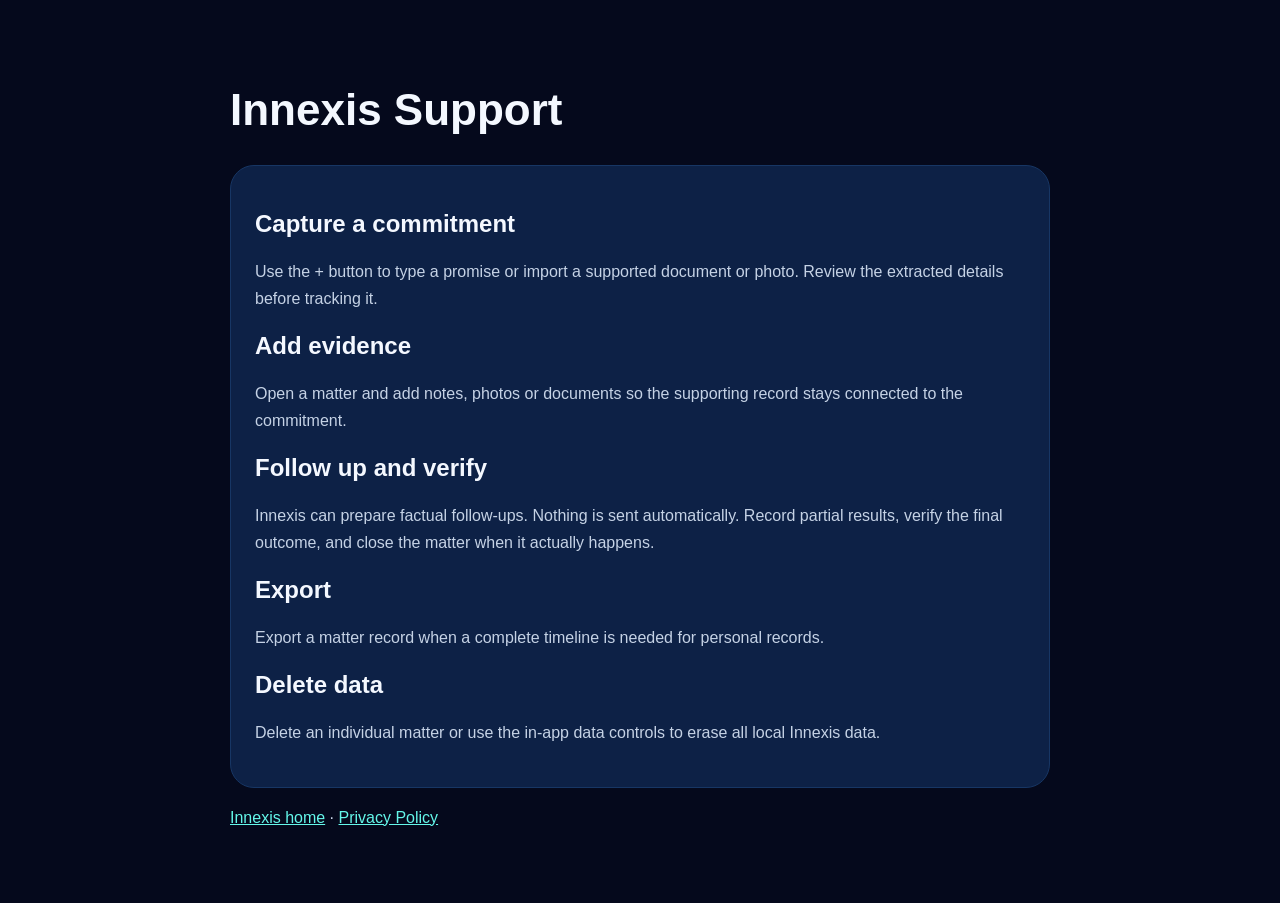
<file: innexis/support/index.html>
<!doctype html><html lang="en"><head><meta charset="utf-8"><meta name="viewport" content="width=device-width,initial-scale=1"><title>Innexis Support</title><style>body{margin:0;background:#05091c;color:#f4f8ff;font-family:-apple-system,BlinkMacSystemFont,"Segoe UI",sans-serif}main{max-width:820px;margin:auto;padding:56px 24px}.card{background:#0d2146;border:1px solid #173664;border-radius:24px;padding:24px}p{color:#c5d2e5;line-height:1.7}a{color:#64f7ea}h1{font-size:44px}</style></head><body><main><h1>Innexis Support</h1><div class="card"><h2>Capture a commitment</h2><p>Use the + button to type a promise or import a supported document or photo. Review the extracted details before tracking it.</p><h2>Add evidence</h2><p>Open a matter and add notes, photos or documents so the supporting record stays connected to the commitment.</p><h2>Follow up and verify</h2><p>Innexis can prepare factual follow-ups. Nothing is sent automatically. Record partial results, verify the final outcome, and close the matter when it actually happens.</p><h2>Export</h2><p>Export a matter record when a complete timeline is needed for personal records.</p><h2>Delete data</h2><p>Delete an individual matter or use the in-app data controls to erase all local Innexis data.</p></div><p><a href="../">Innexis home</a> · <a href="../privacy/">Privacy Policy</a></p></main></body></html>
</file>
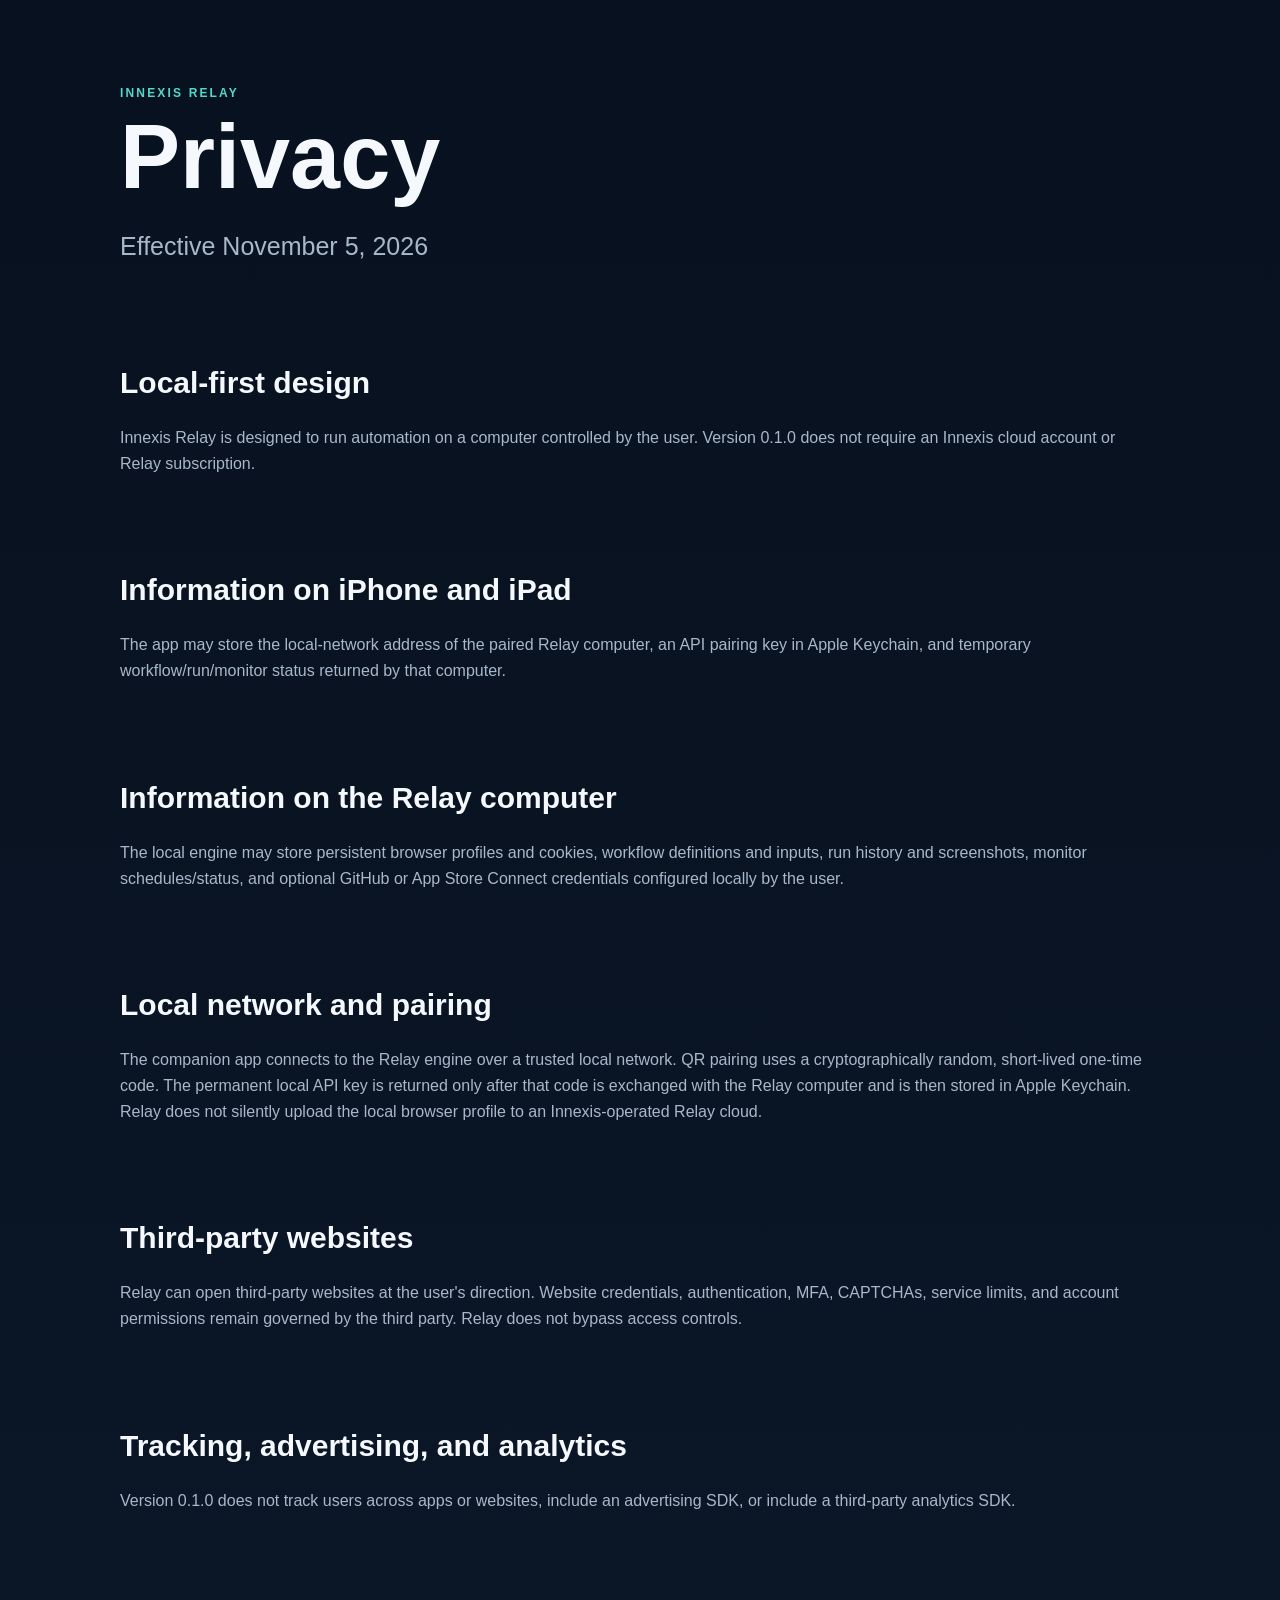
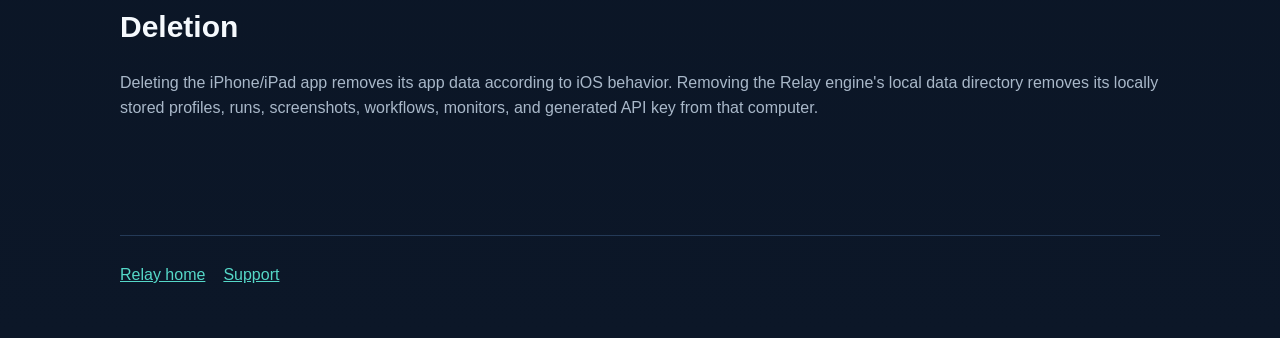
<file: relay/privacy/index.html>
<!doctype html>
<html lang="en"><head><meta charset="utf-8"><meta name="viewport" content="width=device-width,initial-scale=1"><meta name="robots" content="index,follow"><title>Innexis Relay Privacy</title><link rel="stylesheet" href="../styles.css"></head>
<body><header class="shell hero small"><p class="eyebrow">INNEXIS RELAY</p><h1>Privacy</h1><p class="lede">Effective November 5, 2026</p></header>
<main class="shell">
<section><h2>Local-first design</h2><p>Innexis Relay is designed to run automation on a computer controlled by the user. Version 0.1.0 does not require an Innexis cloud account or Relay subscription.</p></section>
<section><h2>Information on iPhone and iPad</h2><p>The app may store the local-network address of the paired Relay computer, an API pairing key in Apple Keychain, and temporary workflow/run/monitor status returned by that computer.</p></section>
<section><h2>Information on the Relay computer</h2><p>The local engine may store persistent browser profiles and cookies, workflow definitions and inputs, run history and screenshots, monitor schedules/status, and optional GitHub or App Store Connect credentials configured locally by the user.</p></section>
<section><h2>Local network and pairing</h2><p>The companion app connects to the Relay engine over a trusted local network. QR pairing uses a cryptographically random, short-lived one-time code. The permanent local API key is returned only after that code is exchanged with the Relay computer and is then stored in Apple Keychain. Relay does not silently upload the local browser profile to an Innexis-operated Relay cloud.</p></section>
<section><h2>Third-party websites</h2><p>Relay can open third-party websites at the user's direction. Website credentials, authentication, MFA, CAPTCHAs, service limits, and account permissions remain governed by the third party. Relay does not bypass access controls.</p></section>
<section><h2>Tracking, advertising, and analytics</h2><p>Version 0.1.0 does not track users across apps or websites, include an advertising SDK, or include a third-party analytics SDK.</p></section>
<section><h2>Deletion</h2><p>Deleting the iPhone/iPad app removes its app data according to iOS behavior. Removing the Relay engine's local data directory removes its locally stored profiles, runs, screenshots, workflows, monitors, and generated API key from that computer.</p></section>
</main><footer class="shell"><nav><a href="../">Relay home</a><a href="../support/">Support</a></nav></footer></body></html>
</file>
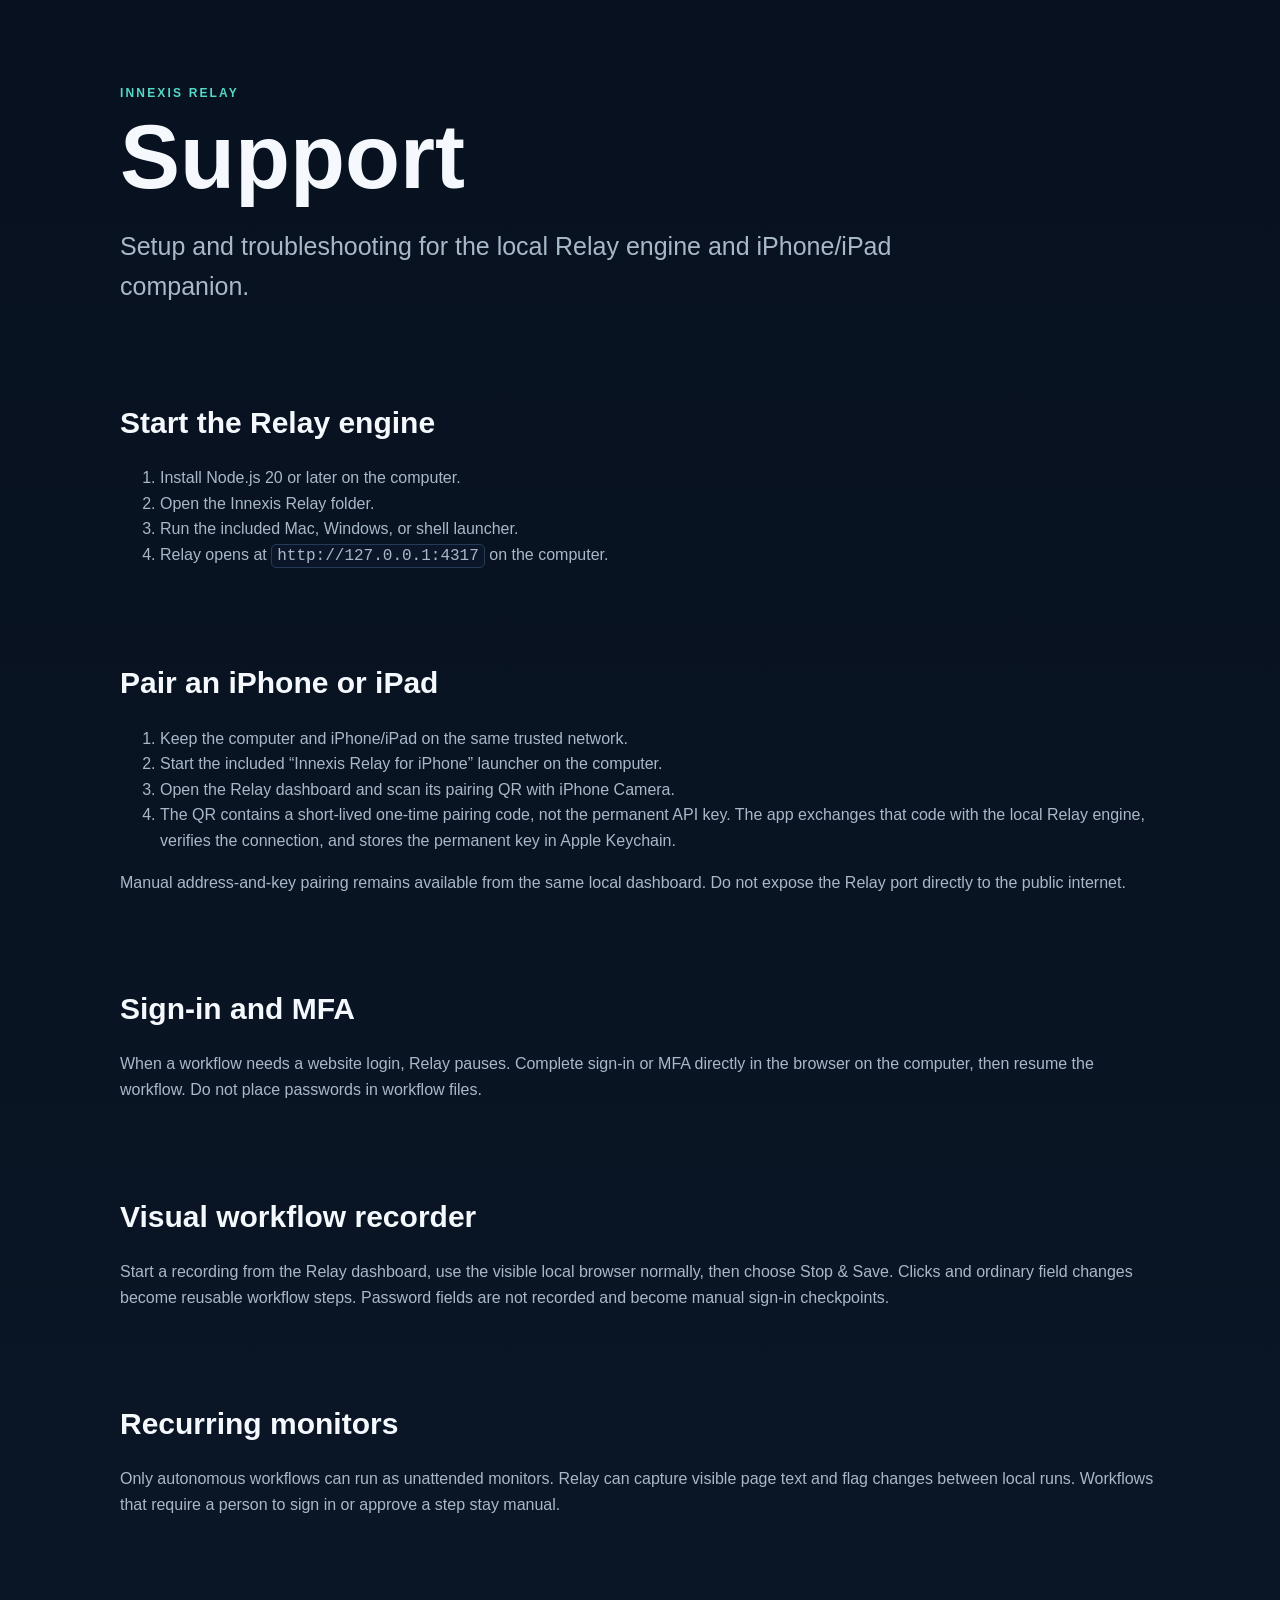
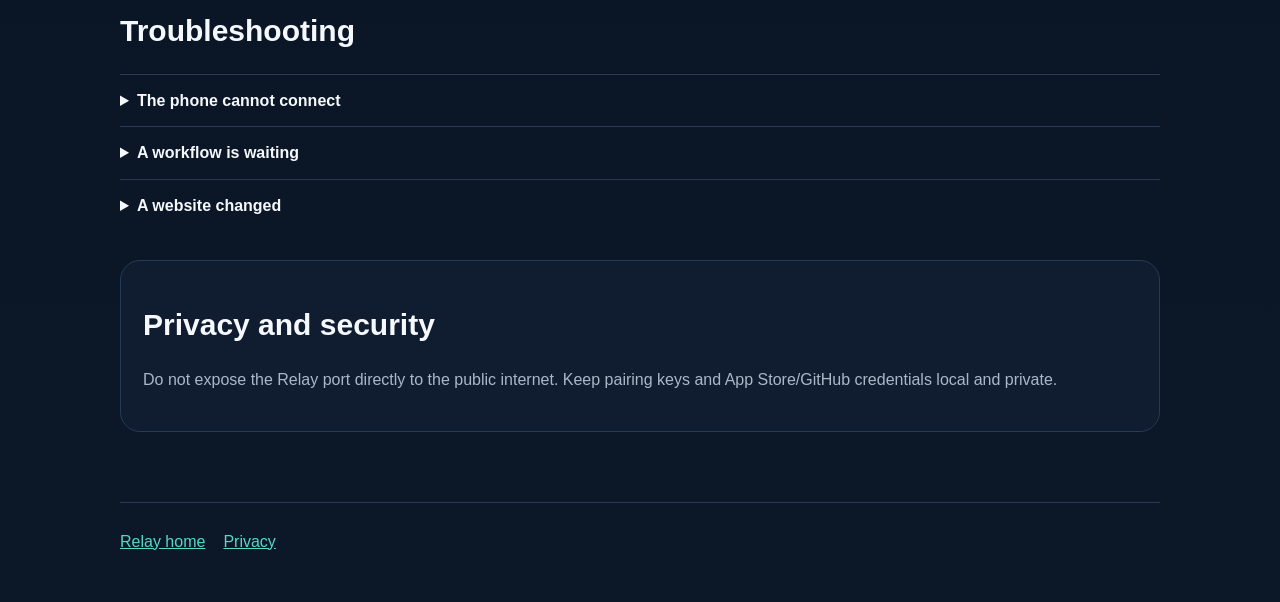
<file: relay/support/index.html>
<!doctype html>
<html lang="en"><head><meta charset="utf-8"><meta name="viewport" content="width=device-width,initial-scale=1"><meta name="robots" content="index,follow"><title>Innexis Relay Support</title><link rel="stylesheet" href="../styles.css"></head>
<body><header class="shell hero small"><p class="eyebrow">INNEXIS RELAY</p><h1>Support</h1><p class="lede">Setup and troubleshooting for the local Relay engine and iPhone/iPad companion.</p></header>
<main class="shell">
<section><h2>Start the Relay engine</h2><ol><li>Install Node.js 20 or later on the computer.</li><li>Open the Innexis Relay folder.</li><li>Run the included Mac, Windows, or shell launcher.</li><li>Relay opens at <code>http://127.0.0.1:4317</code> on the computer.</li></ol></section>
<section><h2>Pair an iPhone or iPad</h2><ol><li>Keep the computer and iPhone/iPad on the same trusted network.</li><li>Start the included “Innexis Relay for iPhone” launcher on the computer.</li><li>Open the Relay dashboard and scan its pairing QR with iPhone Camera.</li><li>The QR contains a short-lived one-time pairing code, not the permanent API key. The app exchanges that code with the local Relay engine, verifies the connection, and stores the permanent key in Apple Keychain.</li></ol><p>Manual address-and-key pairing remains available from the same local dashboard. Do not expose the Relay port directly to the public internet.</p></section>
<section><h2>Sign-in and MFA</h2><p>When a workflow needs a website login, Relay pauses. Complete sign-in or MFA directly in the browser on the computer, then resume the workflow. Do not place passwords in workflow files.</p></section>
<section><h2>Visual workflow recorder</h2><p>Start a recording from the Relay dashboard, use the visible local browser normally, then choose Stop &amp; Save. Clicks and ordinary field changes become reusable workflow steps. Password fields are not recorded and become manual sign-in checkpoints.</p></section><section><h2>Recurring monitors</h2><p>Only autonomous workflows can run as unattended monitors. Relay can capture visible page text and flag changes between local runs. Workflows that require a person to sign in or approve a step stay manual.</p></section>
<section><h2>Troubleshooting</h2><details><summary>The phone cannot connect</summary><p>Confirm both devices are on the same trusted network, the Relay engine is running, the server address is correct, and local firewall rules allow the configured Relay port.</p></details><details><summary>A workflow is waiting</summary><p>Open the computer browser, complete the requested sign-in/MFA or other manual checkpoint, then choose Resume in Relay.</p></details><details><summary>A website changed</summary><p>Website selectors can change. Update the local workflow definition rather than bypassing the website's access controls.</p></details></section>
<section class="callout"><h2>Privacy and security</h2><p>Do not expose the Relay port directly to the public internet. Keep pairing keys and App Store/GitHub credentials local and private.</p></section>
</main><footer class="shell"><nav><a href="../">Relay home</a><a href="../privacy/">Privacy</a></nav></footer></body></html>
</file>
<file: styles.css>
:root{color-scheme:light;--ink:#203148;--muted:#566675;--teal:#176963;--teal-dark:#0e504b;--line:#dce6e0;--paper:#fff;--wash:#f5f7f3;--mint:#eaf3ef;--radius:22px}
*{box-sizing:border-box}html{scroll-behavior:smooth}body{margin:0;background:var(--wash);color:var(--ink);font:16px/1.65 -apple-system,BlinkMacSystemFont,"Segoe UI",sans-serif}a{color:var(--teal);text-underline-offset:4px}a:hover{color:var(--teal-dark)}a:focus-visible,summary:focus-visible{outline:3px solid #b97e19;outline-offset:5px;border-radius:3px}h1,h2,h3,p{margin-top:0}h1{font-size:clamp(2.6rem,5.2vw,4.4rem);line-height:1.08;letter-spacing:-.045em;margin-bottom:24px}h2{font-size:1.6rem;line-height:1.25;letter-spacing:-.025em;margin-bottom:15px}h3{font-size:1.1rem;line-height:1.35;margin-bottom:9px}p{margin-bottom:18px}ul,ol{padding-left:1.35rem}li{padding-left:5px;margin:8px 0}.wrap{width:min(1120px,calc(100% - 56px));margin:auto}.skip{position:absolute;left:16px;top:-90px;padding:10px 20px;background:var(--ink);color:white;z-index:5}.skip:focus{top:12px;color:white}.site-header{border-bottom:1px solid var(--line);background:var(--paper)}.header-inner{min-height:92px;display:flex;align-items:center;justify-content:space-between;gap:24px}.brand{display:flex;align-items:center;gap:13px;text-decoration:none;color:var(--ink)}.brand-icon{width:45px;height:45px;display:block}.brand strong{display:block;font-size:1.08rem;letter-spacing:.1em;line-height:1.3}.brand small{display:block;color:var(--muted);font-size:.78rem;line-height:1.5}.site-nav{display:flex;gap:28px;align-items:center}.site-nav a{font-size:.92rem;text-decoration:none;font-weight:600}.site-nav a[aria-current=page]{text-decoration:underline;text-decoration-thickness:2px}.eyebrow{text-transform:uppercase;letter-spacing:.14em;color:var(--teal);font-size:.75rem;font-weight:750;line-height:1.5;margin-bottom:20px}.hero{padding:88px 0 72px;display:grid;grid-template-columns:1.05fr .95fr;gap:80px;align-items:center}.hero .intro{font-size:1.15rem;color:var(--muted);max-width:39rem}.pill{display:inline-flex;align-items:center;gap:8px;border:1px solid var(--line);background:var(--paper);border-radius:50px;padding:7px 13px;font-size:.75rem;color:var(--muted);margin-bottom:22px}.pill:before{content:"";width:7px;height:7px;background:var(--teal);border-radius:100%}.actions{display:flex;gap:12px;flex-wrap:wrap;margin-top:28px}.button{padding:12px 20px;border-radius:10px;text-decoration:none;font-size:.93rem;font-weight:650;border:1px solid var(--teal);display:inline-block}.button.primary{color:white;background:var(--teal)}.button.primary:hover{background:var(--teal-dark)}.button.secondary{background:transparent}.record-stack{position:relative;padding:35px 25px;background:var(--mint);border-radius:35px;transform:rotate(-2deg)}.record-stack>*{transform:rotate(2deg)}.record-stack-label{font-size:.72rem;font-weight:750;letter-spacing:.12em;color:var(--teal);margin:0 0 20px}.sample-record{display:flex;align-items:center;gap:14px;background:white;border:1px solid #dce6e0;box-shadow:0 8px 25px #20314808;padding:20px;border-radius:15px;margin:13px 0}.sample-record .badge{width:39px;height:43px;border:1px solid var(--line);border-radius:10px;display:grid;place-items:center;font-size:18px;color:var(--teal);font-weight:600}.sample-record strong{font-size:.95rem;display:block}.sample-record small{color:var(--muted);font-size:.78rem}.sample-note{color:var(--muted);font-size:.73rem;margin:21px 0 0}.section{padding:48px 0 70px}.section-label{margin-bottom:25px}.feature-grid{display:grid;grid-template-columns:repeat(3,1fr);gap:18px}.card{padding:28px;background:white;border:1px solid var(--line);border-radius:var(--radius)}.card p{font-size:.94rem;color:var(--muted);margin-bottom:0}.number{font-size:.75rem;font-weight:750;color:var(--teal);letter-spacing:.1em;display:block;margin-bottom:22px}.notice{border-left:3px solid var(--teal);background:var(--mint);border-radius:0 12px 12px 0;padding:20px 24px;margin:28px 0}.notice p:last-child{margin-bottom:0}.status-text{font-size:.87rem;color:var(--muted);max-width:54rem}.page-top{padding:64px 0 30px}.page-top h1{font-size:clamp(2.5rem,5vw,3.6rem)}.page-top .intro{font-size:1.1rem;color:var(--muted);max-width:46rem}.document{max-width:780px;margin:0 auto;padding:0 0 75px}.document section{padding:27px 0;border-bottom:1px solid var(--line)}.document section:last-child{border-bottom:0}.document h2{font-size:1.35rem}.document p,.document li{font-size:1rem}.document .meta{font-size:.85rem;color:var(--muted)}.support-layout{display:grid;grid-template-columns:1.7fr 1fr;gap:40px;align-items:start;padding-bottom:75px}.support-layout h2{margin-top:36px}.support-layout h2:first-child{margin-top:0}.support-aside{position:sticky;top:25px}.support-aside p{font-size:.9rem}.support-aside .button{margin:6px 0 10px}details{padding:21px 0;border-bottom:1px solid var(--line)}summary{cursor:pointer;font-weight:650;font-size:1.02rem;padding-right:16px}details p{padding-top:15px;margin-bottom:0;color:var(--muted);font-size:.95rem}.site-footer{padding:32px 0;background:var(--paper);border-top:1px solid var(--line)}.footer-inner{display:flex;justify-content:space-between;gap:25px}.footer-inner p{margin:0;font-size:.8rem;color:var(--muted)}.footer-links{display:flex;gap:22px;font-size:.82rem}.lead-link{font-weight:600}.muted{color:var(--muted)}.content-link{overflow-wrap:anywhere}@media(max-width:800px){.hero{gap:35px;padding-top:56px;grid-template-columns:1fr}.record-stack{margin:5px 15px 0}.feature-grid{grid-template-columns:1fr}.support-layout{grid-template-columns:1fr}.support-aside{position:static}.footer-inner{flex-direction:column}.section{padding-top:25px}.page-top{padding-top:44px}}@media(max-width:480px){.wrap{width:calc(100% - 36px)}.site-nav{gap:17px}.header-inner{min-height:84px;gap:16px}.brand-icon{width:36px;height:36px}.brand strong{font-size:.91rem}.brand small{font-size:.68rem}.site-nav a{font-size:.8rem}.hero{padding-bottom:42px}.actions .button{width:100%;text-align:center}.record-stack{padding:23px 16px}.card{padding:24px}.page-top h1{font-size:2.45rem}.footer-links{flex-wrap:wrap}}@media(prefers-reduced-motion:reduce){html{scroll-behavior:auto}}@media print{.site-header,.site-footer,.actions,.support-aside{display:none}body{background:#fff;color:#000}.wrap{width:100%}.document{max-width:none}.page-top{padding-top:0}.document section{break-inside:avoid}a{color:inherit}.notice{background:transparent}}

.cta-note{margin:14px 0 0;font-size:.86rem;color:var(--muted);max-width:38rem}.section-intro{max-width:48rem;color:var(--muted);font-size:1.03rem;margin-bottom:28px}.trust-section{padding-top:18px}.section-actions{margin-top:26px}
</file>
<file: relay/styles.css>
:root{--bg:#07111f;--panel:#101d31;--line:#243a57;--text:#f5f9fd;--muted:#a9b8c9;--accent:#55d8c8}*{box-sizing:border-box}body{margin:0;background:linear-gradient(180deg,#07111f,#0c1728);color:var(--text);font:16px/1.6 -apple-system,BlinkMacSystemFont,"Segoe UI",sans-serif}.shell{width:min(1040px,calc(100% - 36px));margin:auto}.hero{padding:72px 0 42px}.hero.small{padding-bottom:22px}.eyebrow{font-size:12px;letter-spacing:.18em;color:var(--accent);font-weight:800}.hero h1{font-size:clamp(48px,9vw,90px);line-height:.95;margin:10px 0 18px}.lede{font-size:clamp(18px,3vw,25px);max-width:780px;color:var(--muted)}.badges{display:flex;flex-wrap:wrap;gap:8px;margin-top:24px}.badges span{padding:7px 11px;border:1px solid var(--line);border-radius:999px;color:var(--accent)}main{padding-bottom:70px}section{padding:28px 0}h2{font-size:30px;line-height:1.15}h3{margin-top:0}.grid{display:grid;grid-template-columns:repeat(auto-fit,minmax(230px,1fr));gap:14px}.grid article,.callout{background:var(--panel);border:1px solid var(--line);border-radius:20px;padding:22px}.grid p,section>p,li{color:var(--muted)}a{color:var(--accent)}code{background:#0b1728;border:1px solid var(--line);padding:2px 5px;border-radius:5px}details{border-top:1px solid var(--line);padding:13px 0}summary{cursor:pointer;font-weight:700}footer{padding:26px 0 50px;border-top:1px solid var(--line);color:var(--muted)}footer nav{display:flex;gap:18px}@media(max-width:600px){.hero{padding-top:46px}.grid{grid-template-columns:1fr}}
</file>
